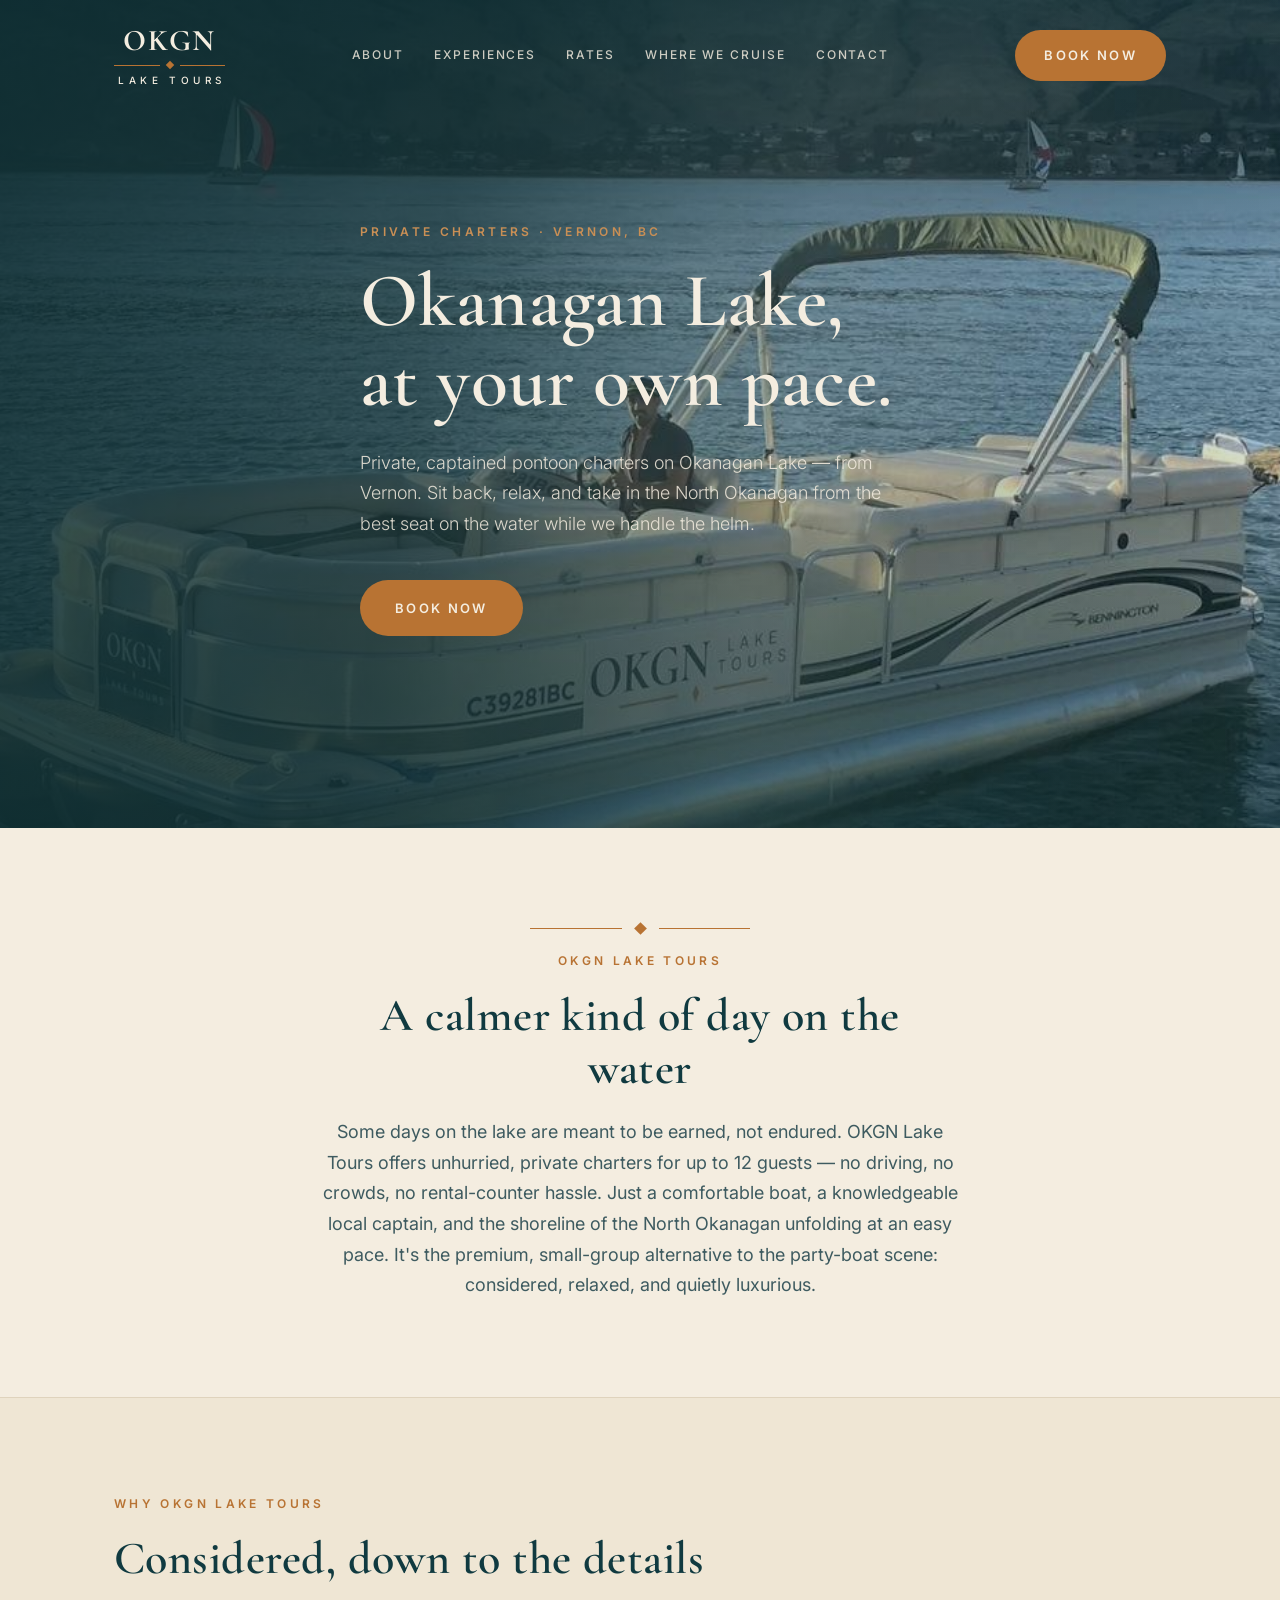
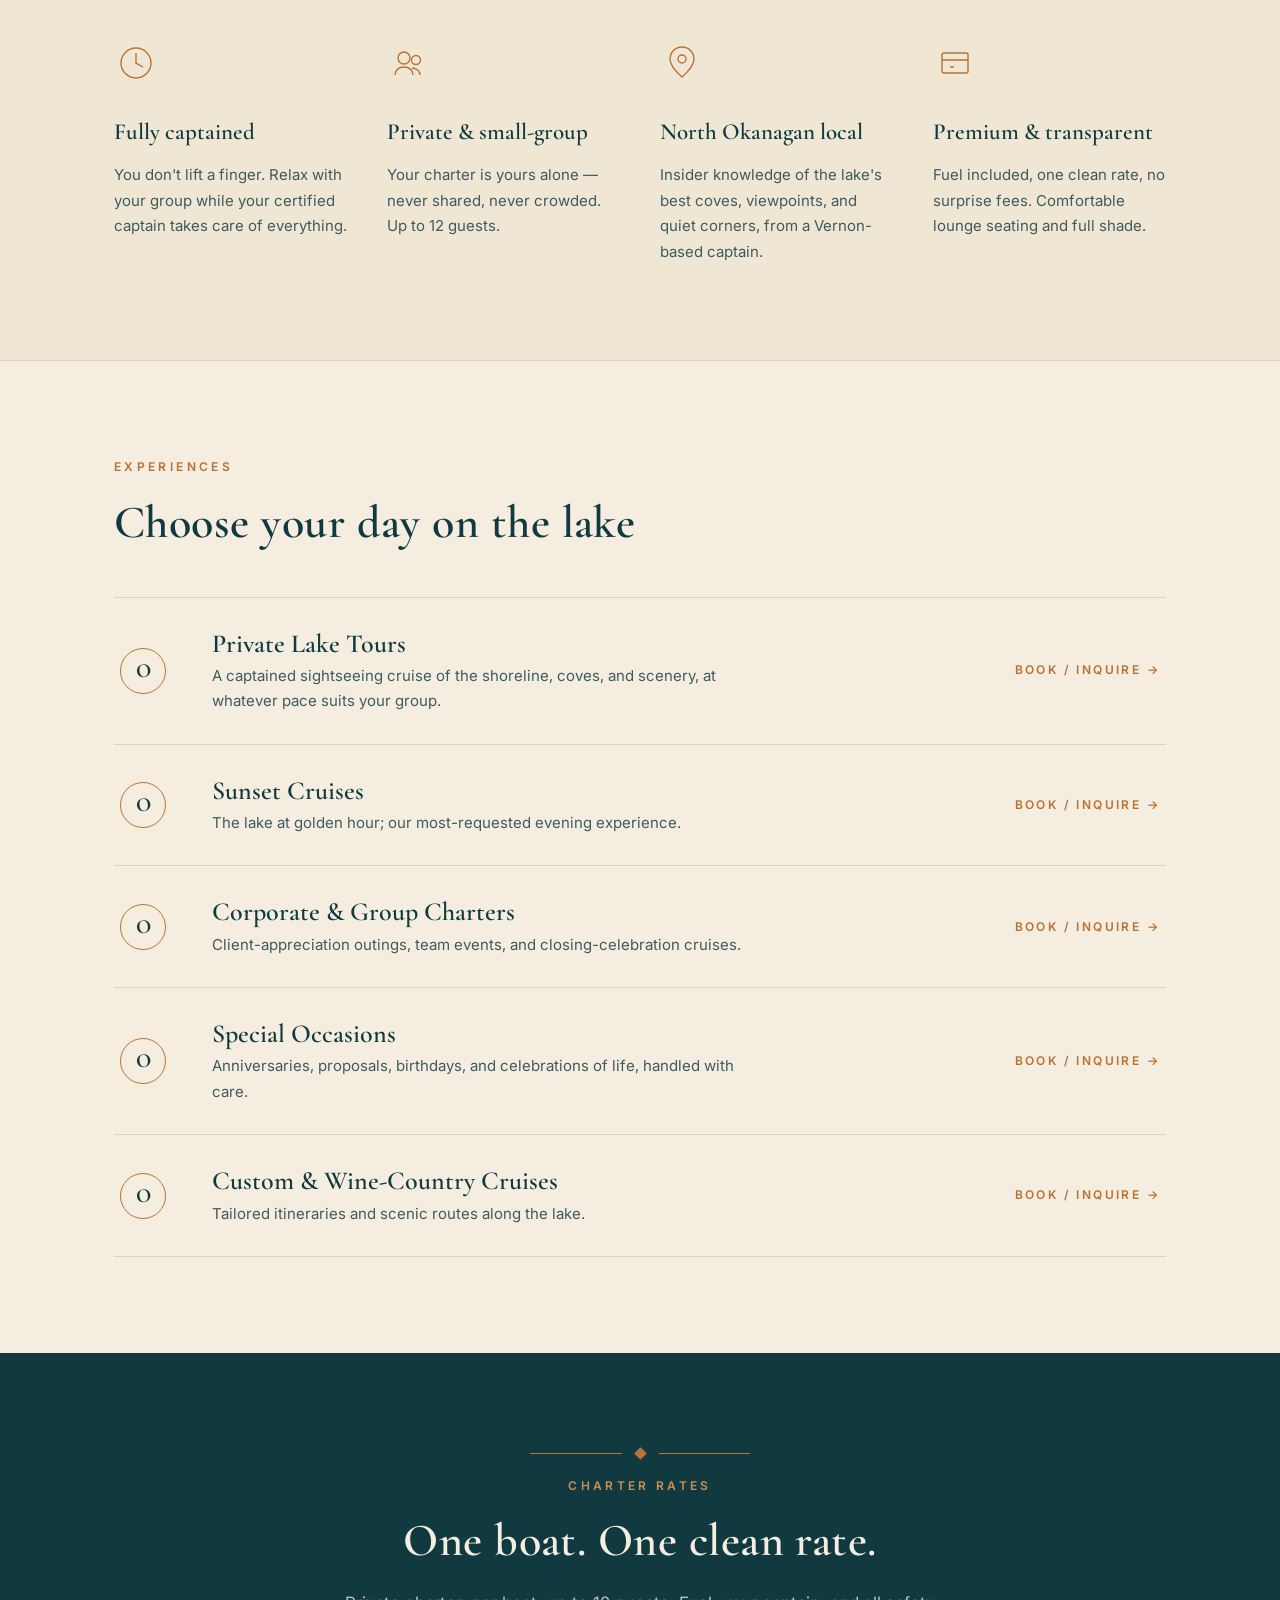
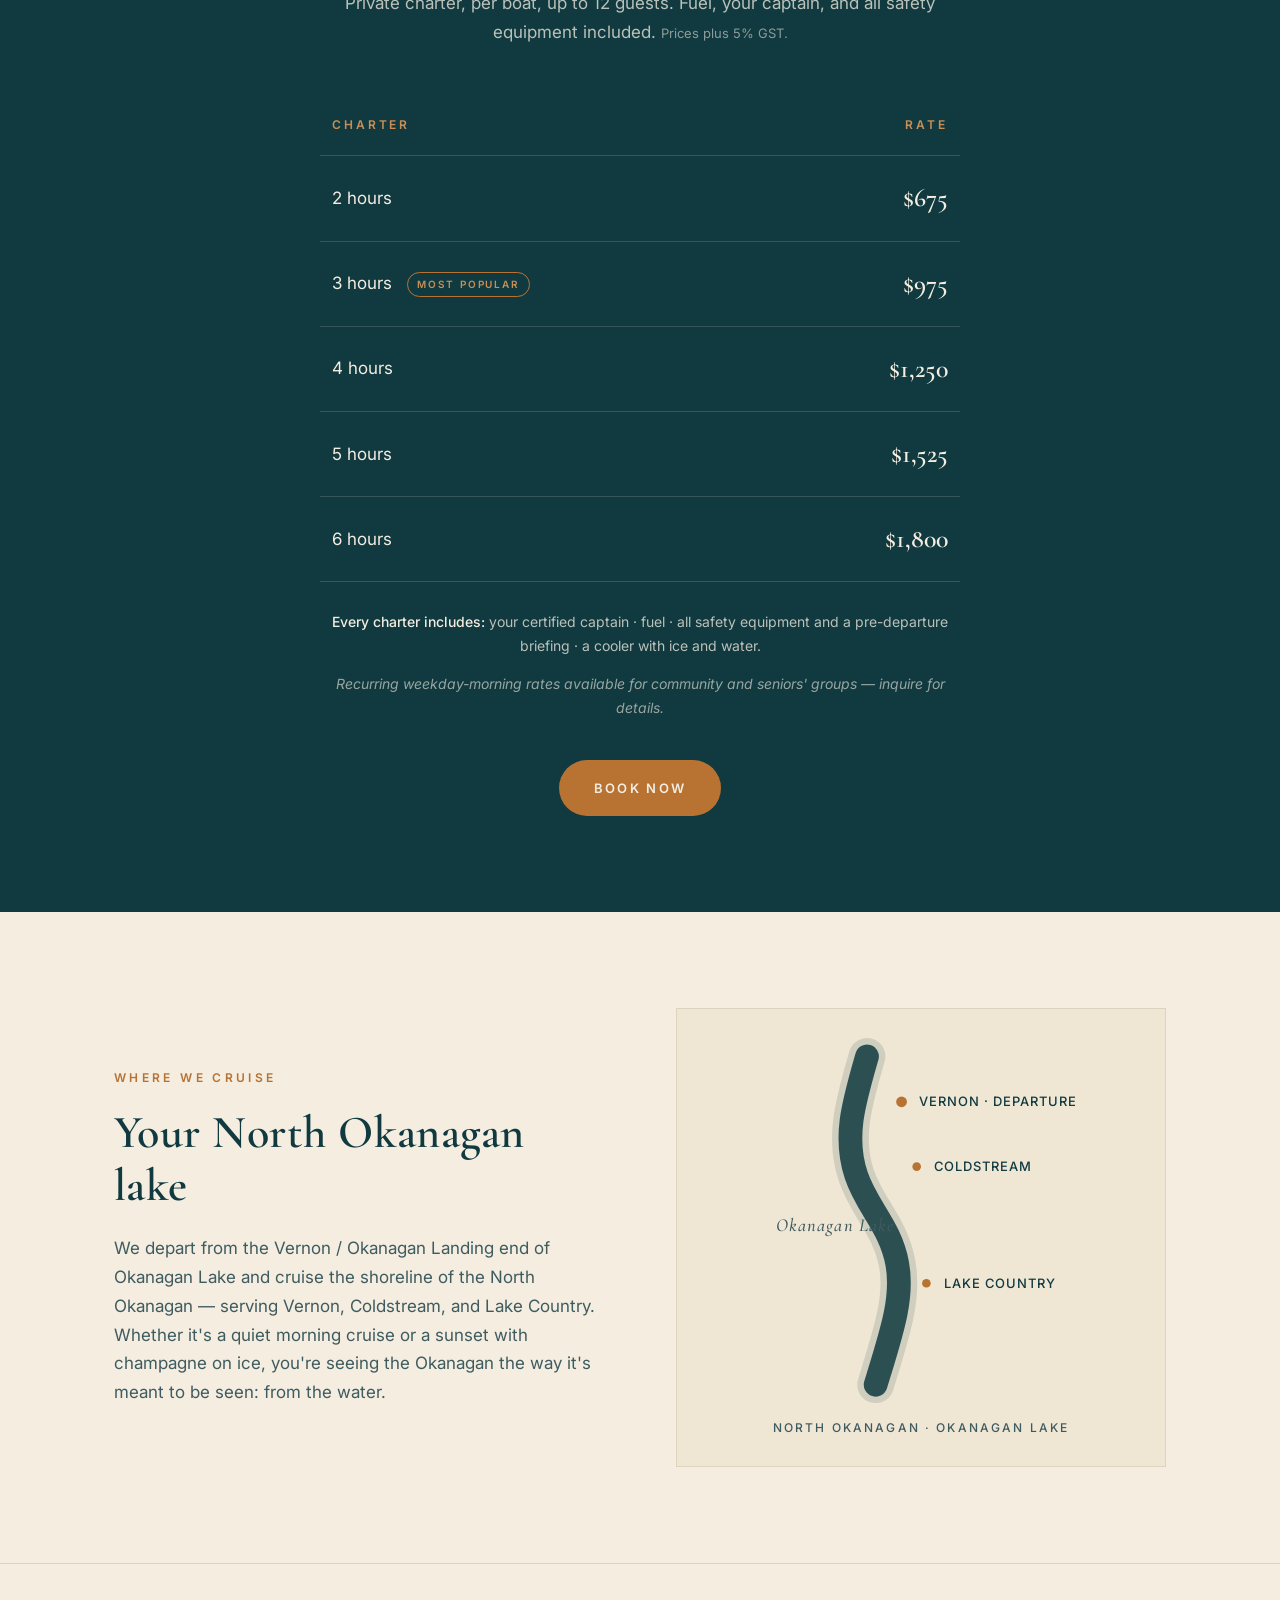
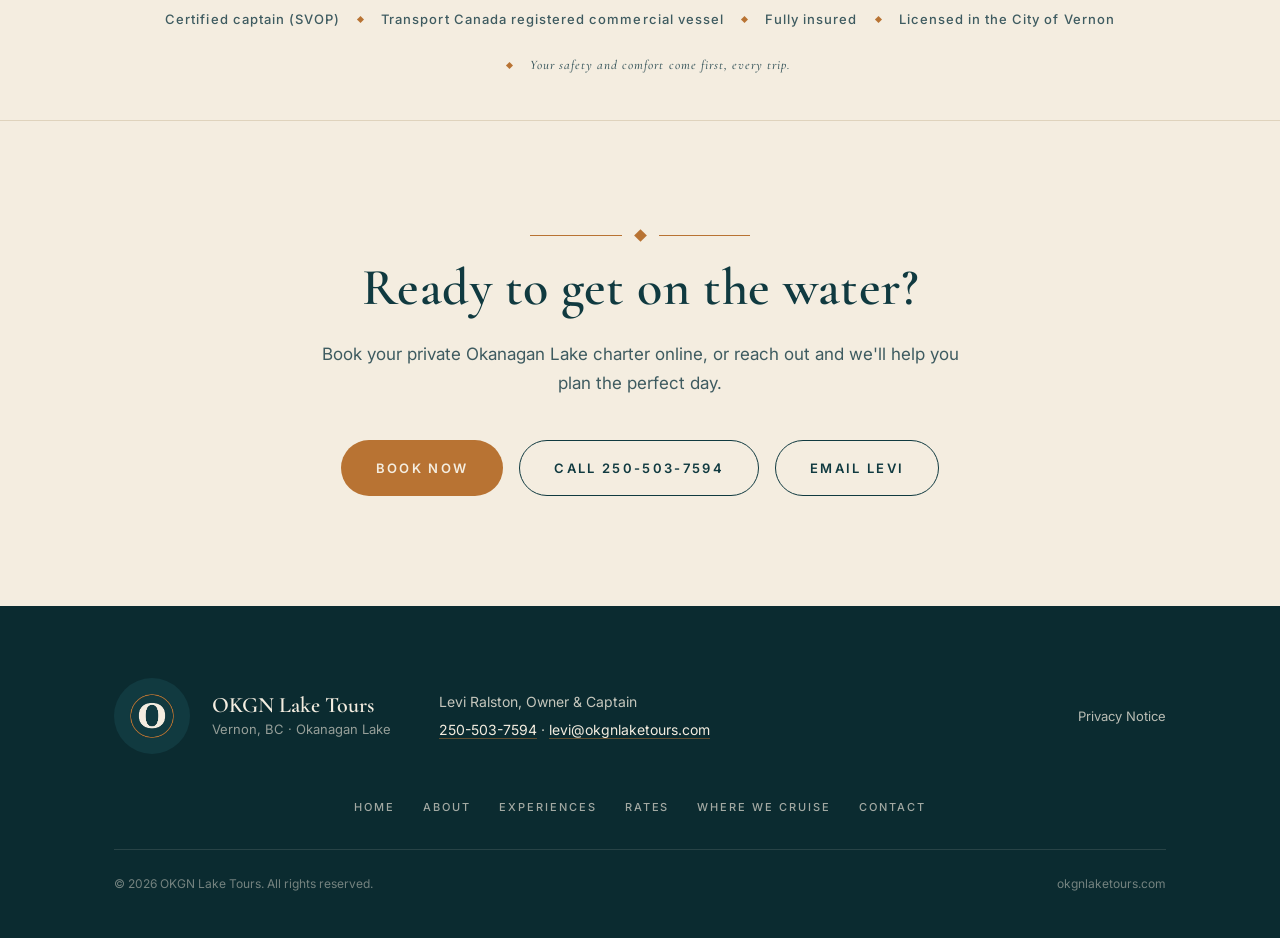
<file: index.html>
<!DOCTYPE html>
<html lang="en">
<head>
<meta charset="UTF-8">
<meta name="viewport" content="width=device-width, initial-scale=1.0">
<title>OKGN Lake Tours — Private Okanagan Lake Charters · Vernon, BC</title>
<meta name="description" content="Private, captained pontoon charters on Okanagan Lake from Vernon, BC. Sunset cruises, private tours, and group charters for up to 12 guests.">
<link rel="preconnect" href="https://fonts.googleapis.com">
<link rel="preconnect" href="https://fonts.gstatic.com" crossorigin>
<link href="https://fonts.googleapis.com/css2?family=Cormorant+Garamond:ital,wght@0,400;0,500;0,600;0,700;1,500&amp;family=Inter:wght@300;400;500;600&amp;display=swap" rel="stylesheet">
<link rel="icon" type="image/png" href="favicon.png">
<link rel="apple-touch-icon" href="apple-touch-icon.png">
<meta name="theme-color" content="#103A40">
<!-- DESIGNER NOTE: og:url / og:image use the production domain — confirm paths at launch -->
<meta property="og:type" content="website">
<meta property="og:site_name" content="OKGN Lake Tours">
<meta property="og:title" content="OKGN Lake Tours">
<meta property="og:description" content="Private, captained pontoon charters on Okanagan Lake from Vernon, BC. Sunset cruises, private tours, and group charters for up to 12 guests.">
<meta property="og:url" content="https://okgnlaketours.com/index.html">
<meta property="og:image" content="https://okgnlaketours.com/og-image.jpg">
<meta property="og:image:width" content="1200">
<meta property="og:image:height" content="630">
<meta name="twitter:card" content="summary_large_image">
<link rel="preload" as="image" href="okgn-charter-hero.jpg">
<link rel="stylesheet" href="styles.css">
</head>
<body>
<a class="skip" href="#main">Skip to content</a>
<header id="site-header">
  <div class="wrap nav">
    <a class="wordmark" href="index.html" aria-label="OKGN Lake Tours — home">
      <span class="wm-top">OKGN</span>
      <span class="wm-rule"><span class="dia"></span></span>
      <span class="wm-sub">LAKE&nbsp;TOURS</span>
    </a>
    <nav class="nav-links" aria-label="Main navigation">
      <a href="about.html">About</a>
      <a href="experiences.html">Experiences</a>
      <a href="rates.html">Rates</a>
      <a href="where-we-cruise.html">Where We Cruise</a>
      <a href="contact.html">Contact</a>
    </nav>
    <div>
      <a class="btn btn-copper" href="contact.html">Book Now</a>
    </div>
    <button class="nav-toggle" aria-expanded="false" aria-controls="mobile-menu" aria-label="Open menu">
      <span></span><span></span><span></span>
    </button>
  </div>
</header>
<nav class="mobile-menu" id="mobile-menu" aria-label="Mobile navigation">
    <a href="index.html">Home</a>
    <a href="about.html">About</a>
    <a href="experiences.html">Experiences</a>
    <a href="rates.html">Rates</a>
    <a href="where-we-cruise.html">Where We Cruise</a>
    <a href="contact.html">Contact</a>
    <a class="btn btn-copper" href="contact.html">Book Now</a>
</nav>
<main id="main">
<!-- 1 · HERO -->
<section class="hero" id="top">
  <div class="wrap hero-inner">
    <div class="eyebrow">Private Charters · Vernon, BC</div>
    <h1>Okanagan Lake,<br>at your own pace.</h1>
    <p>Private, captained pontoon charters on Okanagan Lake — from Vernon. Sit back, relax, and take in the North Okanagan from the best seat on the water while we handle the helm.</p>
    <div class="hero-cta">
      <a class="btn btn-copper" href="contact.html">Book Now</a>
    </div>
  </div>
</section>

<!-- 2 · INTRO -->
<section class="intro">
  <div class="wrap">
    <div class="divider"><span class="dia"></span></div>
    <div class="eyebrow">OKGN Lake Tours</div>
    <h2>A calmer kind of day on the water</h2>
    <p class="lede">Some days on the lake are meant to be earned, not endured. OKGN Lake Tours offers unhurried, private charters for up to 12 guests — no driving, no crowds, no rental-counter hassle. Just a comfortable boat, a knowledgeable local captain, and the shoreline of the North Okanagan unfolding at an easy pace. It's the premium, small-group alternative to the party-boat scene: considered, relaxed, and quietly luxurious.</p>
  </div>
</section>

<!-- 3 · WHY -->
<section class="why">
  <div class="wrap">
    <div class="eyebrow">Why OKGN Lake Tours</div>
    <h2>Considered, down to the details</h2>
    <div class="grid-4">
      <div class="feat">
        <svg class="ico" viewBox="0 0 44 44" fill="none" stroke="currentColor" stroke-width="1.4" aria-hidden="true"><circle cx="22" cy="22" r="15"/><path d="M22 12v10l7 4"/></svg>
        <h3>Fully captained</h3>
        <p>You don't lift a finger. Relax with your group while your certified captain takes care of everything.</p>
      </div>
      <div class="feat">
        <svg class="ico" viewBox="0 0 44 44" fill="none" stroke="currentColor" stroke-width="1.4" aria-hidden="true"><circle cx="17" cy="17" r="6"/><circle cx="29" cy="19" r="4.5"/><path d="M8 34c0-5 4-8 9-8s9 3 9 8M25 27c4 0 8 2.5 8 7"/></svg>
        <h3>Private &amp; small-group</h3>
        <p>Your charter is yours alone — never shared, never crowded. Up to 12 guests.</p>
      </div>
      <div class="feat">
        <svg class="ico" viewBox="0 0 44 44" fill="none" stroke="currentColor" stroke-width="1.4" aria-hidden="true"><path d="M22 36c8-7 12-12.5 12-18a12 12 0 1 0-24 0c0 5.5 4 11 12 18Z"/><circle cx="22" cy="18" r="4"/></svg>
        <h3>North Okanagan local</h3>
        <p>Insider knowledge of the lake's best coves, viewpoints, and quiet corners, from a Vernon-based captain.</p>
      </div>
      <div class="feat">
        <svg class="ico" viewBox="0 0 44 44" fill="none" stroke="currentColor" stroke-width="1.4" aria-hidden="true"><rect x="9" y="12" width="26" height="20" rx="2"/><path d="M9 19h26M17 26h4"/></svg>
        <h3>Premium &amp; transparent</h3>
        <p>Fuel included, one clean rate, no surprise fees. Comfortable lounge seating and full shade.</p>
      </div>
    </div>

  </div>
</section>

<!-- 4 · EXPERIENCES -->
<section class="experiences">
  <div class="wrap">
    <div class="eyebrow">Experiences</div>
    <h2>Choose your day on the lake</h2>
    <div class="exp-list">
      <a class="exp" href="experiences.html#private-tours">
        <span class="exp-o" aria-hidden="true">O</span>
        <span>
          <h3>Private Lake Tours</h3>
          <p>A captained sightseeing cruise of the shoreline, coves, and scenery, at whatever pace suits your group.</p>
        </span>
        <span class="exp-go">Book / Inquire →</span>
      </a>
      <a class="exp" href="experiences.html#sunset">
        <span class="exp-o" aria-hidden="true">O</span>
        <span>
          <h3>Sunset Cruises</h3>
          <p>The lake at golden hour; our most-requested evening experience.</p>
        </span>
        <span class="exp-go">Book / Inquire →</span>
      </a>
      <a class="exp" href="experiences.html#corporate">
        <span class="exp-o" aria-hidden="true">O</span>
        <span>
          <h3>Corporate &amp; Group Charters</h3>
          <p>Client-appreciation outings, team events, and closing-celebration cruises.</p>
        </span>
        <span class="exp-go">Book / Inquire →</span>
      </a>
      <a class="exp" href="experiences.html#occasions">
        <span class="exp-o" aria-hidden="true">O</span>
        <span>
          <h3>Special Occasions</h3>
          <p>Anniversaries, proposals, birthdays, and celebrations of life, handled with care.</p>
        </span>
        <span class="exp-go">Book / Inquire →</span>
      </a>
      <a class="exp" href="experiences.html#custom">
        <span class="exp-o" aria-hidden="true">O</span>
        <span>
          <h3>Custom &amp; Wine-Country Cruises</h3>
          <p>Tailored itineraries and scenic routes along the lake.</p>
        </span>
        <span class="exp-go">Book / Inquire →</span>
      </a>
    </div>
  </div>
</section>

<!-- 5 · PRICING -->
<section class="pricing" id="pricing">
  <div class="wrap">
    <div class="pricing-head">
      <div class="divider"><span class="dia"></span></div>
      <div class="eyebrow">Charter Rates</div>
      <h2>One boat. One clean rate.</h2>
      <p class="lede">Private charter, per boat, up to 12 guests. Fuel, your captain, and all safety equipment included. <span class="gst">Prices plus 5% GST.</span></p>
    </div>
    <table class="rates">
      <thead>
        <tr><th scope="col">Charter</th><th scope="col">Rate</th></tr>
      </thead>
      <tbody>
        <tr><td>2 hours</td><td class="rate">$675</td></tr>
        <tr><td>3 hours <span class="pop">Most popular</span></td><td class="rate">$975</td></tr>
        <tr><td>4 hours</td><td class="rate">$1,250</td></tr>
        <tr><td>5 hours</td><td class="rate">$1,525</td></tr>
        <tr><td>6 hours</td><td class="rate">$1,800</td></tr>
      </tbody>
    </table>
    <p class="includes"><strong>Every charter includes:</strong> your certified captain · fuel · all safety equipment and a pre-departure briefing · a cooler with ice and water.</p>
    <p class="community">Recurring weekday-morning rates available for community and seniors' groups — inquire for details.</p>

    <div class="pricing-cta"><a class="btn btn-copper" href="contact.html">Book Now</a></div>
  </div>
</section>

<!-- 6 · WHERE WE CRUISE -->
<section class="where">
  <div class="wrap">
    <div>
      <div class="eyebrow">Where We Cruise</div>
      <h2>Your North Okanagan lake</h2>
      <p class="lede">We depart from the Vernon / Okanagan Landing end of Okanagan Lake and cruise the shoreline of the North Okanagan — serving Vernon, Coldstream, and Lake Country. Whether it's a quiet morning cruise or a sunset with champagne on ice, you're seeing the Okanagan the way it's meant to be seen: from the water.</p>
    </div>
    <div class="lakemap" aria-label="Simple map of the north end of Okanagan Lake">
      <svg viewBox="0 0 400 340" role="img" aria-hidden="true">
        <path d="M150 18 C138 60 128 92 140 128 C150 158 172 176 178 210 C184 242 172 276 158 322"
              fill="none" stroke="#103A40" stroke-width="34" stroke-linecap="round" opacity=".14"/>
        <path d="M150 18 C138 60 128 92 140 128 C150 158 172 176 178 210 C184 242 172 276 158 322"
              fill="none" stroke="#103A40" stroke-width="22" stroke-linecap="round" opacity=".85"/>
        <g font-family="Inter, sans-serif" font-size="12" fill="#103A40" font-weight="500" letter-spacing=".08em">
          <circle cx="182" cy="60" r="5" fill="#B87333"/>
          <text x="198" y="64">VERNON · DEPARTURE</text>
          <circle cx="196" cy="120" r="4" fill="#B87333"/>
          <text x="212" y="124">COLDSTREAM</text>
          <circle cx="205" cy="228" r="4" fill="#B87333"/>
          <text x="221" y="232">LAKE COUNTRY</text>
          <text x="66" y="180" fill="#3E5B60" font-style="italic" font-family="Cormorant Garamond, serif" font-size="17">Okanagan Lake</text>
        </g>
      </svg>
      <div class="map-cap">North Okanagan · Okanagan Lake</div>
    </div>

  </div>
</section>

<!-- 7 · TRUST -->
<div class="trust">
  <div class="wrap">
    <ul>
      <li>Certified captain (SVOP)</li>
      <li>Transport Canada registered commercial vessel</li>
      <li>Fully insured</li>
      <li>Licensed in the City of Vernon</li>
      <li class="trust-line">Your safety and comfort come first, every trip.</li>
    </ul>
  </div>
</div>

<!-- 8 · BOOKING / CONTACT -->
<section class="cta">
  <div class="wrap">
    <div class="divider"><span class="dia"></span></div>
    <h2>Ready to get on the water?</h2>
    <p class="lede">Book your private Okanagan Lake charter online, or reach out and we'll help you plan the perfect day.</p>
    <div class="cta-btns">
      <a class="btn btn-copper" href="contact.html">Book Now</a>
      <a class="btn btn-outline-teal" href="tel:+12505037594">Call 250-503-7594</a>
      <a class="btn btn-outline-teal" href="mailto:levi@okgnlaketours.com">Email Levi</a>
    </div>
  </div>
</section>
</main>
<footer>
  <div class="wrap">
    <div class="foot">
      <div class="foot-brand">
        <img src="submark_teal.jpg" alt="OKGN Lake Tours O sub-mark" width="76" height="76">
        <div>
          <div class="fb-name">OKGN Lake Tours</div>
          <div class="fb-loc">Vernon, BC · Okanagan Lake</div>
        </div>
      </div>
      <div class="foot-mid">
        Levi Ralston, Owner &amp; Captain<br>
        <a href="tel:+12505037594">250-503-7594</a> · <a href="mailto:levi@okgnlaketours.com">levi@okgnlaketours.com</a>
      </div>
      <div class="foot-right">
        <!-- DESIGNER NOTE: social links hidden until the accounts exist — restore when ready:
        <div class="foot-social"><a href="INSTAGRAM_URL">Instagram</a> · <a href="FACEBOOK_URL">Facebook</a></div> -->
        <a href="privacy.html">Privacy Notice</a>
      </div>
    </div>
    <div class="foot-nav">
      <a href="index.html">Home</a>
      <a href="about.html">About</a>
      <a href="experiences.html">Experiences</a>
      <a href="rates.html">Rates</a>
      <a href="where-we-cruise.html">Where We Cruise</a>
      <a href="contact.html">Contact</a>
    </div>
    <div class="foot-base">
      <span>© 2026 OKGN Lake Tours. All rights reserved.</span>
      <span>okgnlaketours.com</span>
    </div>
  </div>
</footer>

<script>
(function(){
  var header=document.getElementById('site-header'),
      toggle=document.querySelector('.nav-toggle'),
      menu=document.getElementById('mobile-menu');
  function onScroll(){header.classList.toggle('scrolled',window.scrollY>40);}
  window.addEventListener('scroll',onScroll,{passive:true});
  onScroll();
  toggle.addEventListener('click',function(){
    var open=menu.classList.toggle('open');
    toggle.setAttribute('aria-expanded',open);
    toggle.setAttribute('aria-label',open?'Close menu':'Open menu');
    document.body.classList.toggle('menu-open',open);
  });
  menu.addEventListener('click',function(e){
    if(e.target.tagName==='A'){
      menu.classList.remove('open');
      toggle.setAttribute('aria-expanded','false');
      document.body.classList.remove('menu-open');
    }
  });
  document.addEventListener('keydown',function(e){
    if(e.key==='Escape'&&menu.classList.contains('open')) toggle.click();
  });
})();
</script>
</body>
</html>
</file>
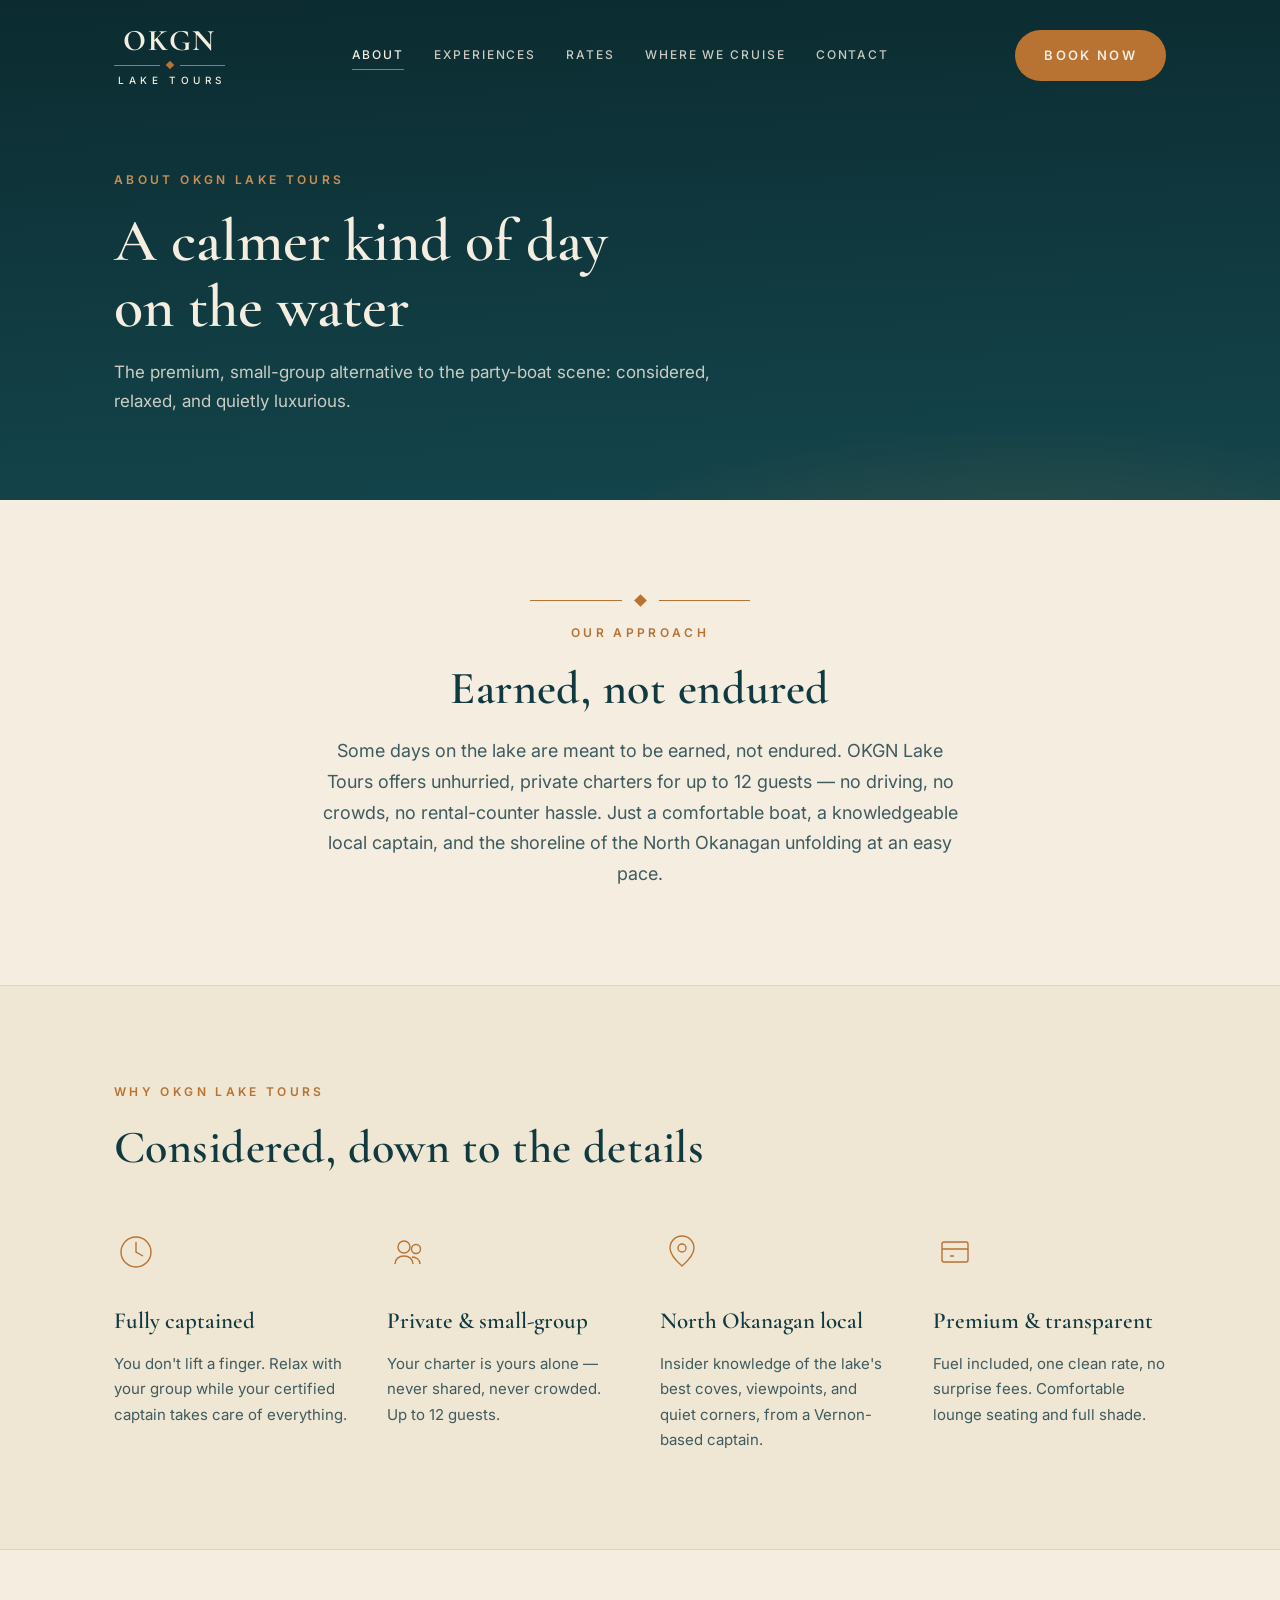
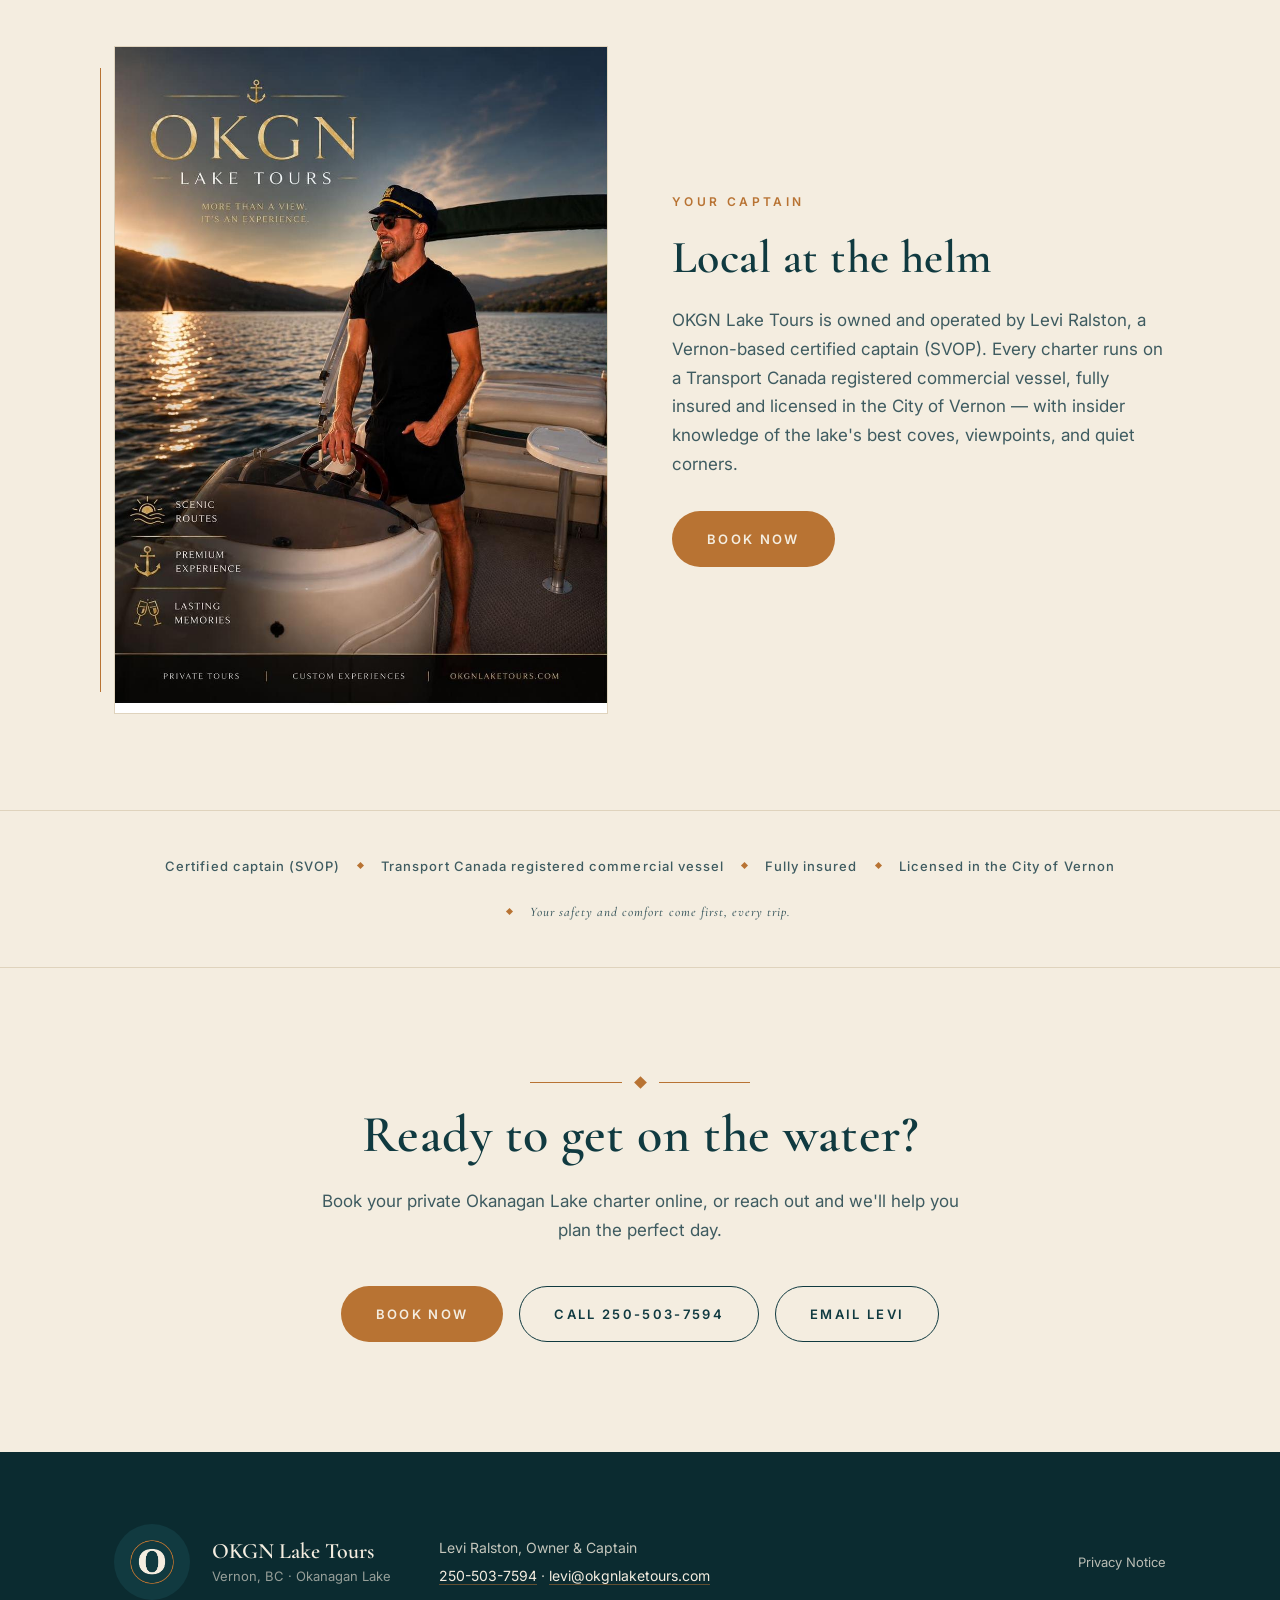
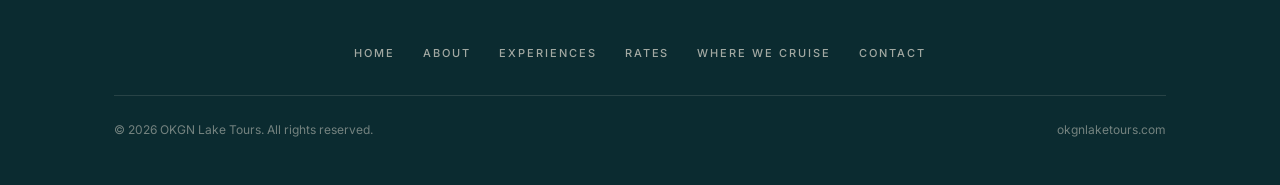
<file: about.html>
<!DOCTYPE html>
<html lang="en">
<head>
<meta charset="UTF-8">
<meta name="viewport" content="width=device-width, initial-scale=1.0">
<title>About — OKGN Lake Tours · Private Okanagan Lake Charters</title>
<meta name="description" content="OKGN Lake Tours is the premium, small-group alternative on Okanagan Lake — private, captained charters from Vernon, BC.">
<link rel="preconnect" href="https://fonts.googleapis.com">
<link rel="preconnect" href="https://fonts.gstatic.com" crossorigin>
<link href="https://fonts.googleapis.com/css2?family=Cormorant+Garamond:ital,wght@0,400;0,500;0,600;0,700;1,500&amp;family=Inter:wght@300;400;500;600&amp;display=swap" rel="stylesheet">
<link rel="icon" type="image/png" href="favicon.png">
<link rel="apple-touch-icon" href="apple-touch-icon.png">
<meta name="theme-color" content="#103A40">
<!-- DESIGNER NOTE: og:url / og:image use the production domain — confirm paths at launch -->
<meta property="og:type" content="website">
<meta property="og:site_name" content="OKGN Lake Tours">
<meta property="og:title" content="About">
<meta property="og:description" content="OKGN Lake Tours is the premium, small-group alternative on Okanagan Lake — private, captained charters from Vernon, BC.">
<meta property="og:url" content="https://okgnlaketours.com/about.html">
<meta property="og:image" content="https://okgnlaketours.com/og-image.jpg">
<meta property="og:image:width" content="1200">
<meta property="og:image:height" content="630">
<meta name="twitter:card" content="summary_large_image">
<link rel="stylesheet" href="styles.css">
</head>
<body>
<a class="skip" href="#main">Skip to content</a>
<header id="site-header">
  <div class="wrap nav">
    <a class="wordmark" href="index.html" aria-label="OKGN Lake Tours — home">
      <span class="wm-top">OKGN</span>
      <span class="wm-rule"><span class="dia"></span></span>
      <span class="wm-sub">LAKE&nbsp;TOURS</span>
    </a>
    <nav class="nav-links" aria-label="Main navigation">
      <a href="about.html" aria-current="page">About</a>
      <a href="experiences.html">Experiences</a>
      <a href="rates.html">Rates</a>
      <a href="where-we-cruise.html">Where We Cruise</a>
      <a href="contact.html">Contact</a>
    </nav>
    <div>
      <a class="btn btn-copper" href="contact.html">Book Now</a>
    </div>
    <button class="nav-toggle" aria-expanded="false" aria-controls="mobile-menu" aria-label="Open menu">
      <span></span><span></span><span></span>
    </button>
  </div>
</header>
<nav class="mobile-menu" id="mobile-menu" aria-label="Mobile navigation">
    <a href="index.html">Home</a>
    <a href="about.html" aria-current="page">About</a>
    <a href="experiences.html">Experiences</a>
    <a href="rates.html">Rates</a>
    <a href="where-we-cruise.html">Where We Cruise</a>
    <a href="contact.html">Contact</a>
    <a class="btn btn-copper" href="contact.html">Book Now</a>
</nav>
<main id="main">
<section class="page-hero">
  <div class="wrap">
    <div class="eyebrow">About OKGN Lake Tours</div>
    <h1>A calmer kind of day<br>on the water</h1>
    <p class="lede">The premium, small-group alternative to the party-boat scene: considered, relaxed, and quietly luxurious.</p>
  </div>
</section>

<section class="intro">
  <div class="wrap">
    <div class="divider"><span class="dia"></span></div>
    <div class="eyebrow">Our Approach</div>
    <h2>Earned, not endured</h2>
    <p class="lede">Some days on the lake are meant to be earned, not endured. OKGN Lake Tours offers unhurried, private charters for up to 12 guests — no driving, no crowds, no rental-counter hassle. Just a comfortable boat, a knowledgeable local captain, and the shoreline of the North Okanagan unfolding at an easy pace.</p>
  </div>
</section>

<section class="why">
  <div class="wrap">
    <div class="eyebrow">Why OKGN Lake Tours</div>
    <h2>Considered, down to the details</h2>
    <div class="grid-4">
      <div class="feat">
        <svg class="ico" viewBox="0 0 44 44" fill="none" stroke="currentColor" stroke-width="1.4" aria-hidden="true"><circle cx="22" cy="22" r="15"/><path d="M22 12v10l7 4"/></svg>
        <h3>Fully captained</h3>
        <p>You don't lift a finger. Relax with your group while your certified captain takes care of everything.</p>
      </div>
      <div class="feat">
        <svg class="ico" viewBox="0 0 44 44" fill="none" stroke="currentColor" stroke-width="1.4" aria-hidden="true"><circle cx="17" cy="17" r="6"/><circle cx="29" cy="19" r="4.5"/><path d="M8 34c0-5 4-8 9-8s9 3 9 8M25 27c4 0 8 2.5 8 7"/></svg>
        <h3>Private &amp; small-group</h3>
        <p>Your charter is yours alone — never shared, never crowded. Up to 12 guests.</p>
      </div>
      <div class="feat">
        <svg class="ico" viewBox="0 0 44 44" fill="none" stroke="currentColor" stroke-width="1.4" aria-hidden="true"><path d="M22 36c8-7 12-12.5 12-18a12 12 0 1 0-24 0c0 5.5 4 11 12 18Z"/><circle cx="22" cy="18" r="4"/></svg>
        <h3>North Okanagan local</h3>
        <p>Insider knowledge of the lake's best coves, viewpoints, and quiet corners, from a Vernon-based captain.</p>
      </div>
      <div class="feat">
        <svg class="ico" viewBox="0 0 44 44" fill="none" stroke="currentColor" stroke-width="1.4" aria-hidden="true"><rect x="9" y="12" width="26" height="20" rx="2"/><path d="M9 19h26M17 26h4"/></svg>
        <h3>Premium &amp; transparent</h3>
        <p>Fuel included, one clean rate, no surprise fees. Comfortable lounge seating and full shade.</p>
      </div>
    </div>

  </div>
</section>

<section class="captain">
  <div class="wrap">
    <figure class="captain-photo">
      <img src="okgn-captain.jpg" alt="Levi Ralston at the helm of the OKGN Lake Tours pontoon at golden hour on Okanagan Lake" width="952" height="1288" loading="lazy">
    </figure>
    <div class="captain-body">
      <div class="eyebrow">Your Captain</div>
      <h2>Local at the helm</h2>
      <p class="lede">OKGN Lake Tours is owned and operated by Levi Ralston, a Vernon-based certified captain (SVOP). Every charter runs on a Transport Canada registered commercial vessel, fully insured and licensed in the City of Vernon — with insider knowledge of the lake's best coves, viewpoints, and quiet corners.</p>
      <div class="captain-cta">
        <a class="btn btn-copper" href="contact.html">Book Now</a>
      </div>
    </div>
  </div>
</section>

<div class="trust">
  <div class="wrap">
    <ul>
      <li>Certified captain (SVOP)</li>
      <li>Transport Canada registered commercial vessel</li>
      <li>Fully insured</li>
      <li>Licensed in the City of Vernon</li>
      <li class="trust-line">Your safety and comfort come first, every trip.</li>
    </ul>
  </div>
</div>
<section class="cta">
  <div class="wrap">
    <div class="divider"><span class="dia"></span></div>
    <h2>Ready to get on the water?</h2>
    <p class="lede">Book your private Okanagan Lake charter online, or reach out and we'll help you plan the perfect day.</p>
    <div class="cta-btns">
      <a class="btn btn-copper" href="contact.html">Book Now</a>
      <a class="btn btn-outline-teal" href="tel:+12505037594">Call 250-503-7594</a>
      <a class="btn btn-outline-teal" href="mailto:levi@okgnlaketours.com">Email Levi</a>
    </div>
  </div>
</section>
</main>
<footer>
  <div class="wrap">
    <div class="foot">
      <div class="foot-brand">
        <img src="submark_teal.jpg" alt="OKGN Lake Tours O sub-mark" width="76" height="76">
        <div>
          <div class="fb-name">OKGN Lake Tours</div>
          <div class="fb-loc">Vernon, BC · Okanagan Lake</div>
        </div>
      </div>
      <div class="foot-mid">
        Levi Ralston, Owner &amp; Captain<br>
        <a href="tel:+12505037594">250-503-7594</a> · <a href="mailto:levi@okgnlaketours.com">levi@okgnlaketours.com</a>
      </div>
      <div class="foot-right">
        <!-- DESIGNER NOTE: social links hidden until the accounts exist — restore when ready:
        <div class="foot-social"><a href="INSTAGRAM_URL">Instagram</a> · <a href="FACEBOOK_URL">Facebook</a></div> -->
        <a href="privacy.html">Privacy Notice</a>
      </div>
    </div>
    <div class="foot-nav">
      <a href="index.html">Home</a>
      <a href="about.html">About</a>
      <a href="experiences.html">Experiences</a>
      <a href="rates.html">Rates</a>
      <a href="where-we-cruise.html">Where We Cruise</a>
      <a href="contact.html">Contact</a>
    </div>
    <div class="foot-base">
      <span>© 2026 OKGN Lake Tours. All rights reserved.</span>
      <span>okgnlaketours.com</span>
    </div>
  </div>
</footer>

<script>
(function(){
  var header=document.getElementById('site-header'),
      toggle=document.querySelector('.nav-toggle'),
      menu=document.getElementById('mobile-menu');
  function onScroll(){header.classList.toggle('scrolled',window.scrollY>40);}
  window.addEventListener('scroll',onScroll,{passive:true});
  onScroll();
  toggle.addEventListener('click',function(){
    var open=menu.classList.toggle('open');
    toggle.setAttribute('aria-expanded',open);
    toggle.setAttribute('aria-label',open?'Close menu':'Open menu');
    document.body.classList.toggle('menu-open',open);
  });
  menu.addEventListener('click',function(e){
    if(e.target.tagName==='A'){
      menu.classList.remove('open');
      toggle.setAttribute('aria-expanded','false');
      document.body.classList.remove('menu-open');
    }
  });
  document.addEventListener('keydown',function(e){
    if(e.key==='Escape'&&menu.classList.contains('open')) toggle.click();
  });
})();
</script>
</body>
</html>
</file>
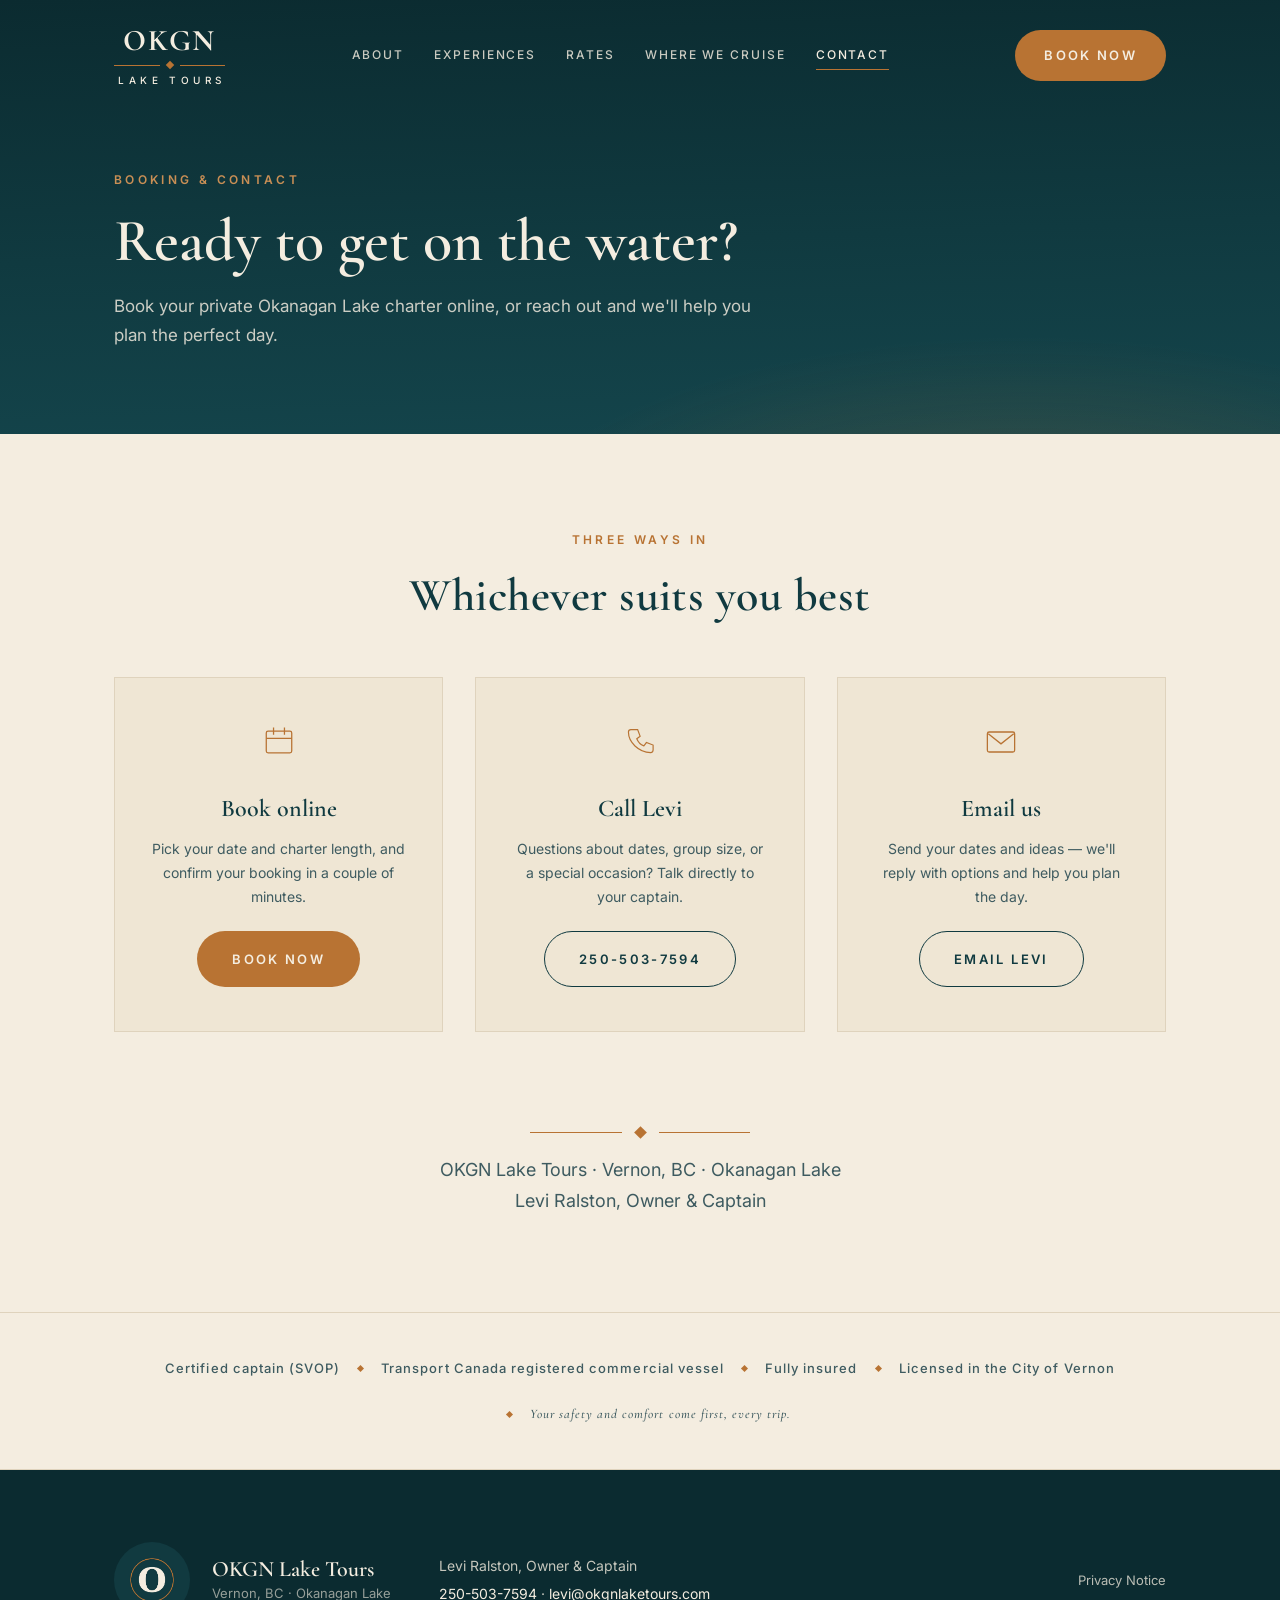
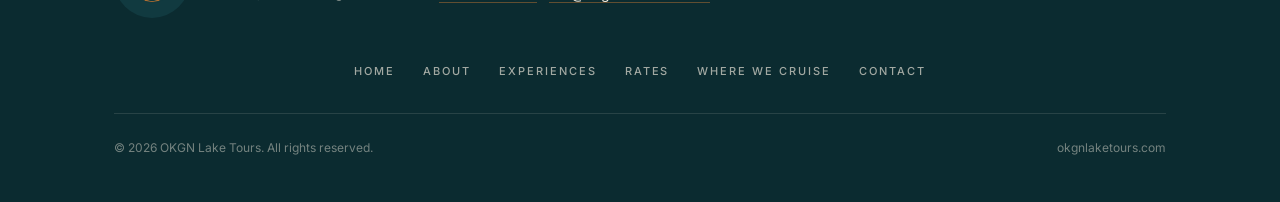
<file: contact.html>
<!DOCTYPE html>
<html lang="en">
<head>
<meta charset="UTF-8">
<meta name="viewport" content="width=device-width, initial-scale=1.0">
<title>Book & Contact — OKGN Lake Tours · Private Okanagan Lake Charters</title>
<meta name="description" content="Book your private Okanagan Lake charter, or call or email and we'll help you plan the perfect day. Vernon, BC.">
<link rel="preconnect" href="https://fonts.googleapis.com">
<link rel="preconnect" href="https://fonts.gstatic.com" crossorigin>
<link href="https://fonts.googleapis.com/css2?family=Cormorant+Garamond:ital,wght@0,400;0,500;0,600;0,700;1,500&amp;family=Inter:wght@300;400;500;600&amp;display=swap" rel="stylesheet">
<link rel="icon" type="image/png" href="favicon.png">
<link rel="apple-touch-icon" href="apple-touch-icon.png">
<meta name="theme-color" content="#103A40">
<!-- DESIGNER NOTE: og:url / og:image use the production domain — confirm paths at launch -->
<meta property="og:type" content="website">
<meta property="og:site_name" content="OKGN Lake Tours">
<meta property="og:title" content="Book & Contact">
<meta property="og:description" content="Book your private Okanagan Lake charter, or call or email and we'll help you plan the perfect day. Vernon, BC.">
<meta property="og:url" content="https://okgnlaketours.com/contact.html">
<meta property="og:image" content="https://okgnlaketours.com/og-image.jpg">
<meta property="og:image:width" content="1200">
<meta property="og:image:height" content="630">
<meta name="twitter:card" content="summary_large_image">
<link rel="stylesheet" href="styles.css">
</head>
<body>
<a class="skip" href="#main">Skip to content</a>
<header id="site-header">
  <div class="wrap nav">
    <a class="wordmark" href="index.html" aria-label="OKGN Lake Tours — home">
      <span class="wm-top">OKGN</span>
      <span class="wm-rule"><span class="dia"></span></span>
      <span class="wm-sub">LAKE&nbsp;TOURS</span>
    </a>
    <nav class="nav-links" aria-label="Main navigation">
      <a href="about.html">About</a>
      <a href="experiences.html">Experiences</a>
      <a href="rates.html">Rates</a>
      <a href="where-we-cruise.html">Where We Cruise</a>
      <a href="contact.html" aria-current="page">Contact</a>
    </nav>
    <div>
      <a class="btn btn-copper" href="contact.html">Book Now</a>
    </div>
    <button class="nav-toggle" aria-expanded="false" aria-controls="mobile-menu" aria-label="Open menu">
      <span></span><span></span><span></span>
    </button>
  </div>
</header>
<nav class="mobile-menu" id="mobile-menu" aria-label="Mobile navigation">
    <a href="index.html">Home</a>
    <a href="about.html">About</a>
    <a href="experiences.html">Experiences</a>
    <a href="rates.html">Rates</a>
    <a href="where-we-cruise.html">Where We Cruise</a>
    <a href="contact.html" aria-current="page">Contact</a>
    <a class="btn btn-copper" href="contact.html">Book Now</a>
</nav>
<main id="main">
<section class="page-hero">
  <div class="wrap">
    <div class="eyebrow">Booking &amp; Contact</div>
    <h1>Ready to get on the water?</h1>
    <p class="lede">Book your private Okanagan Lake charter online, or reach out and we'll help you plan the perfect day.</p>
  </div>
</section>

<section>
  <div class="wrap">
    <div class="pricing-head" style="text-align:center">
      <div class="eyebrow">Three Ways In</div>
      <h2>Whichever suits you best</h2>
    </div>
    <div class="contact-cards">
      <div class="ccard">
        <svg class="ico" viewBox="0 0 44 44" fill="none" stroke="currentColor" stroke-width="1.4" aria-hidden="true"><rect x="8" y="10" width="28" height="24" rx="2"/><path d="M8 18h28M16 6v8M28 6v8"/></svg>
        <h3>Book online</h3>
        <p>Pick your date and charter length, and confirm your booking in a couple of minutes.</p>
        <!-- DESIGNER NOTE: point this at FareHarbor once the booking link is live -->
        <a class="btn btn-copper" href="mailto:levi@okgnlaketours.com?subject=Booking%20request%20%E2%80%94%20OKGN%20Lake%20Tours">Book Now</a>
      </div>
      <div class="ccard">
        <svg class="ico" viewBox="0 0 44 44" fill="none" stroke="currentColor" stroke-width="1.4" aria-hidden="true"><path d="M14 8h6l3 8-4 3c1.5 4 4.5 7 8.5 8.5l3-4 8 3v6a3 3 0 0 1-3 3C21 35 9 23 9 11a3 3 0 0 1 3-3Z" transform="translate(1 1) scale(.92)"/></svg>
        <h3>Call Levi</h3>
        <p>Questions about dates, group size, or a special occasion? Talk directly to your captain.</p>
        <a class="btn btn-outline-teal" href="tel:+12505037594">250-503-7594</a>
      </div>
      <div class="ccard">
        <svg class="ico" viewBox="0 0 44 44" fill="none" stroke="currentColor" stroke-width="1.4" aria-hidden="true"><rect x="7" y="11" width="30" height="22" rx="2"/><path d="m8 13 14 11 14-11"/></svg>
        <h3>Email us</h3>
        <p>Send your dates and ideas — we'll reply with options and help you plan the day.</p>
        <a class="btn btn-outline-teal" href="mailto:levi@okgnlaketours.com">Email Levi</a>
      </div>
    </div>
  </div>
</section>

<section class="intro" style="padding-top:0">
  <div class="wrap">
    <div class="divider"><span class="dia"></span></div>
    <p class="lede" style="margin:0 auto">OKGN Lake Tours · Vernon, BC · Okanagan Lake<br>Levi Ralston, Owner &amp; Captain</p>
  </div>
</section>
<div class="trust">
  <div class="wrap">
    <ul>
      <li>Certified captain (SVOP)</li>
      <li>Transport Canada registered commercial vessel</li>
      <li>Fully insured</li>
      <li>Licensed in the City of Vernon</li>
      <li class="trust-line">Your safety and comfort come first, every trip.</li>
    </ul>
  </div>
</div>
</main>
<footer>
  <div class="wrap">
    <div class="foot">
      <div class="foot-brand">
        <img src="submark_teal.jpg" alt="OKGN Lake Tours O sub-mark" width="76" height="76">
        <div>
          <div class="fb-name">OKGN Lake Tours</div>
          <div class="fb-loc">Vernon, BC · Okanagan Lake</div>
        </div>
      </div>
      <div class="foot-mid">
        Levi Ralston, Owner &amp; Captain<br>
        <a href="tel:+12505037594">250-503-7594</a> · <a href="mailto:levi@okgnlaketours.com">levi@okgnlaketours.com</a>
      </div>
      <div class="foot-right">
        <!-- DESIGNER NOTE: social links hidden until the accounts exist — restore when ready:
        <div class="foot-social"><a href="INSTAGRAM_URL">Instagram</a> · <a href="FACEBOOK_URL">Facebook</a></div> -->
        <a href="privacy.html">Privacy Notice</a>
      </div>
    </div>
    <div class="foot-nav">
      <a href="index.html">Home</a>
      <a href="about.html">About</a>
      <a href="experiences.html">Experiences</a>
      <a href="rates.html">Rates</a>
      <a href="where-we-cruise.html">Where We Cruise</a>
      <a href="contact.html">Contact</a>
    </div>
    <div class="foot-base">
      <span>© 2026 OKGN Lake Tours. All rights reserved.</span>
      <span>okgnlaketours.com</span>
    </div>
  </div>
</footer>

<script>
(function(){
  var header=document.getElementById('site-header'),
      toggle=document.querySelector('.nav-toggle'),
      menu=document.getElementById('mobile-menu');
  function onScroll(){header.classList.toggle('scrolled',window.scrollY>40);}
  window.addEventListener('scroll',onScroll,{passive:true});
  onScroll();
  toggle.addEventListener('click',function(){
    var open=menu.classList.toggle('open');
    toggle.setAttribute('aria-expanded',open);
    toggle.setAttribute('aria-label',open?'Close menu':'Open menu');
    document.body.classList.toggle('menu-open',open);
  });
  menu.addEventListener('click',function(e){
    if(e.target.tagName==='A'){
      menu.classList.remove('open');
      toggle.setAttribute('aria-expanded','false');
      document.body.classList.remove('menu-open');
    }
  });
  document.addEventListener('keydown',function(e){
    if(e.key==='Escape'&&menu.classList.contains('open')) toggle.click();
  });
})();
</script>
</body>
</html>
</file>
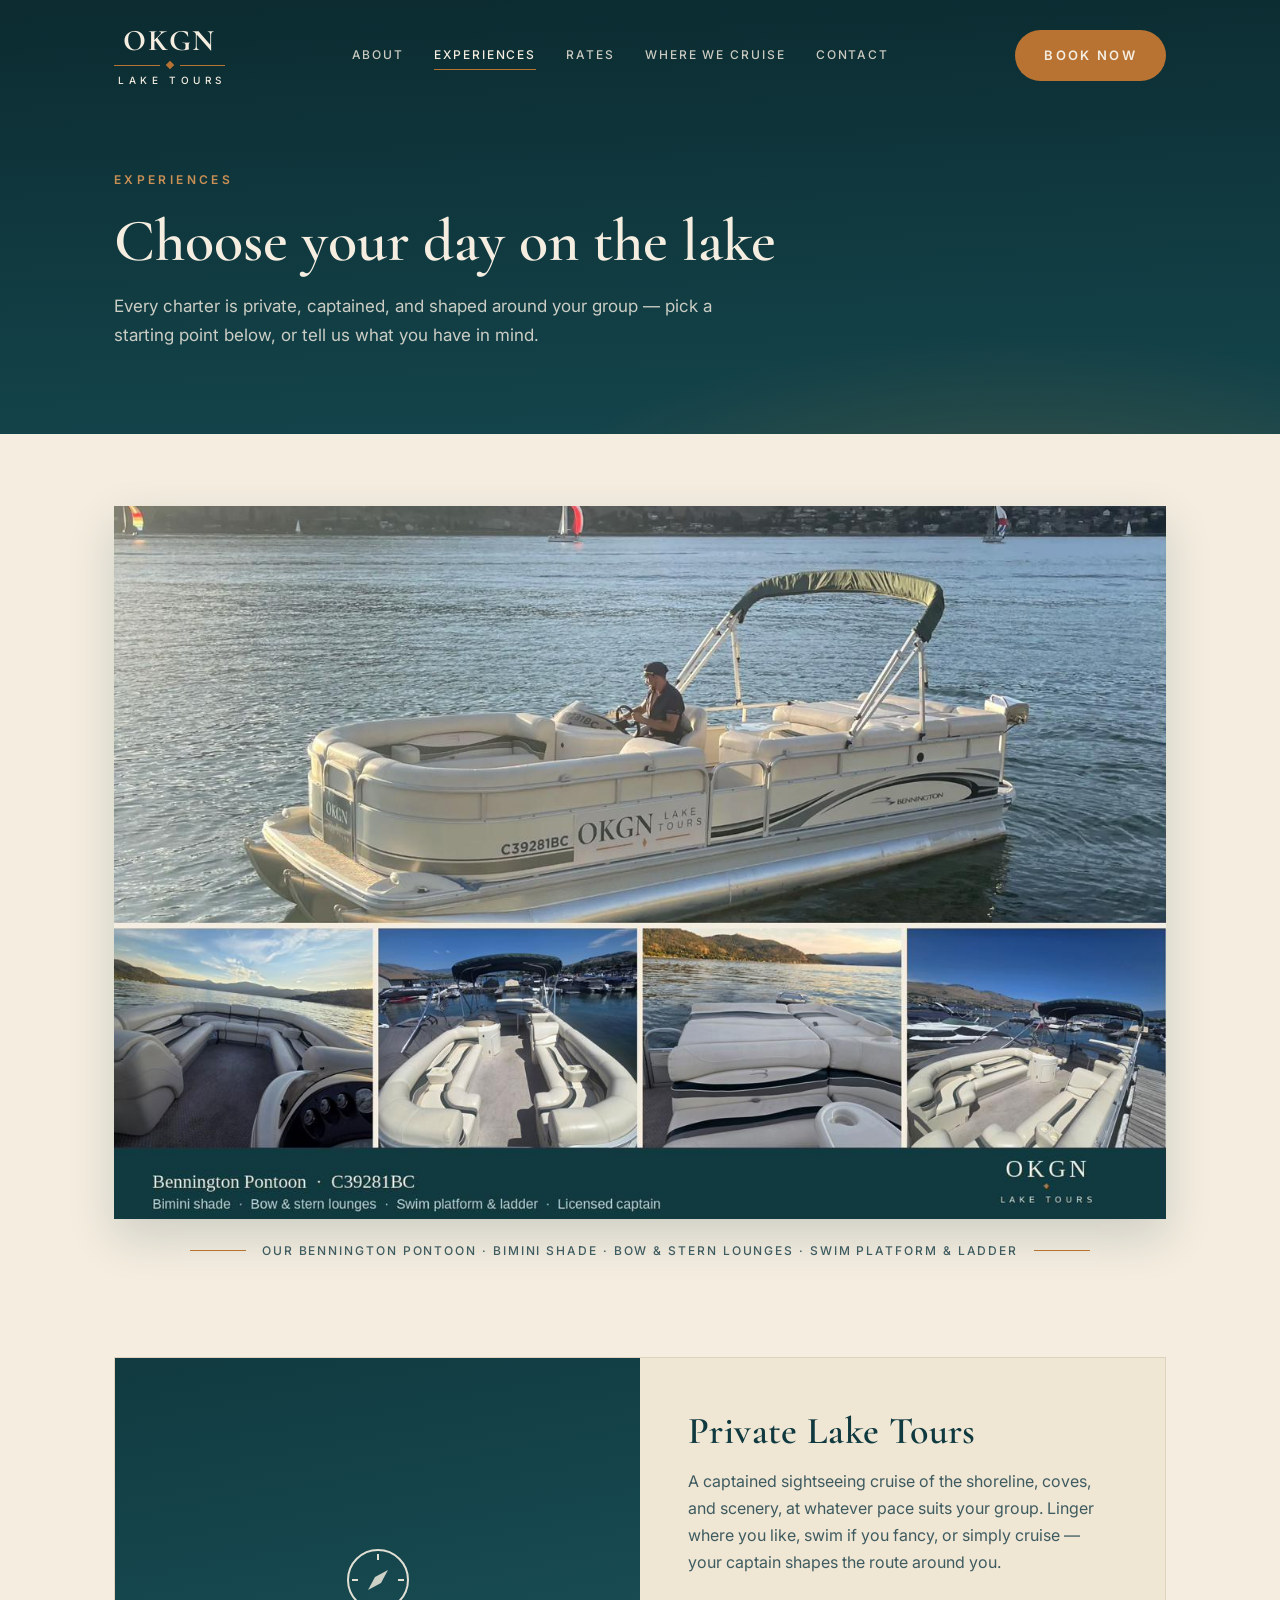
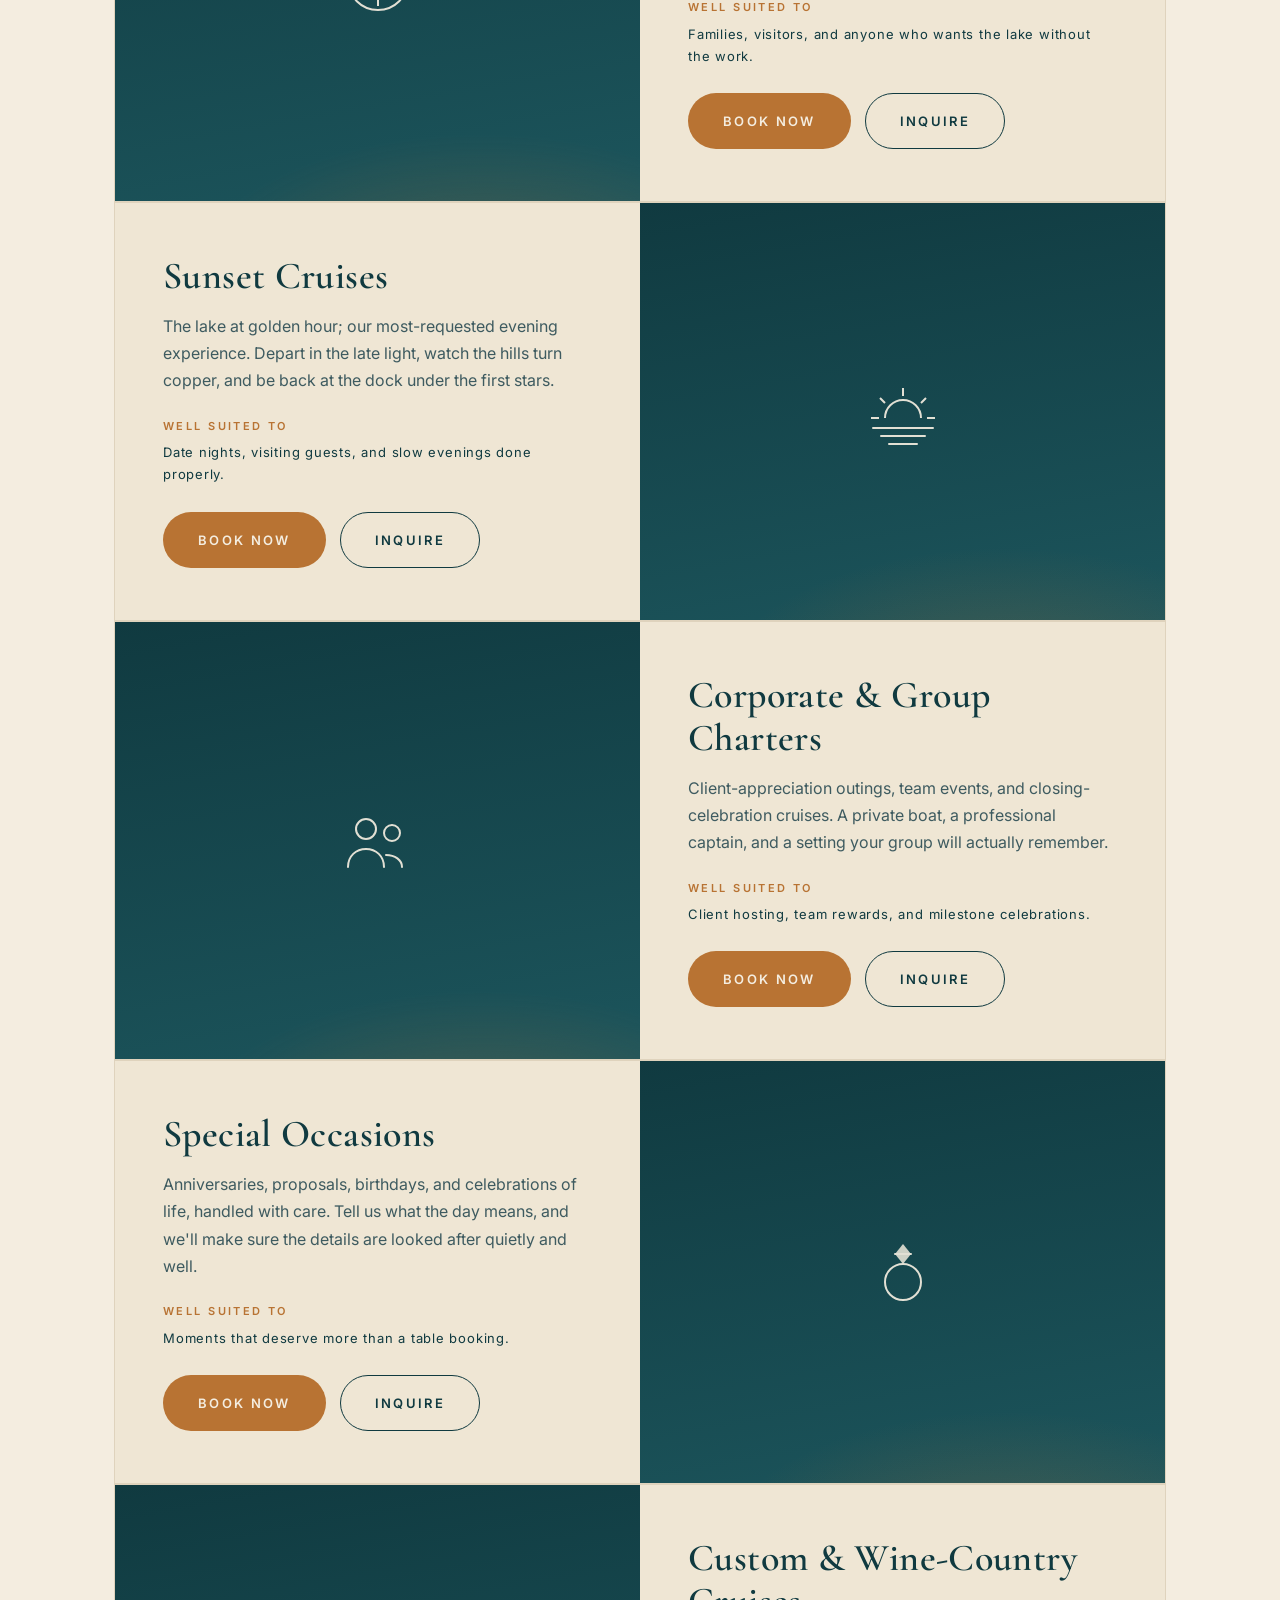
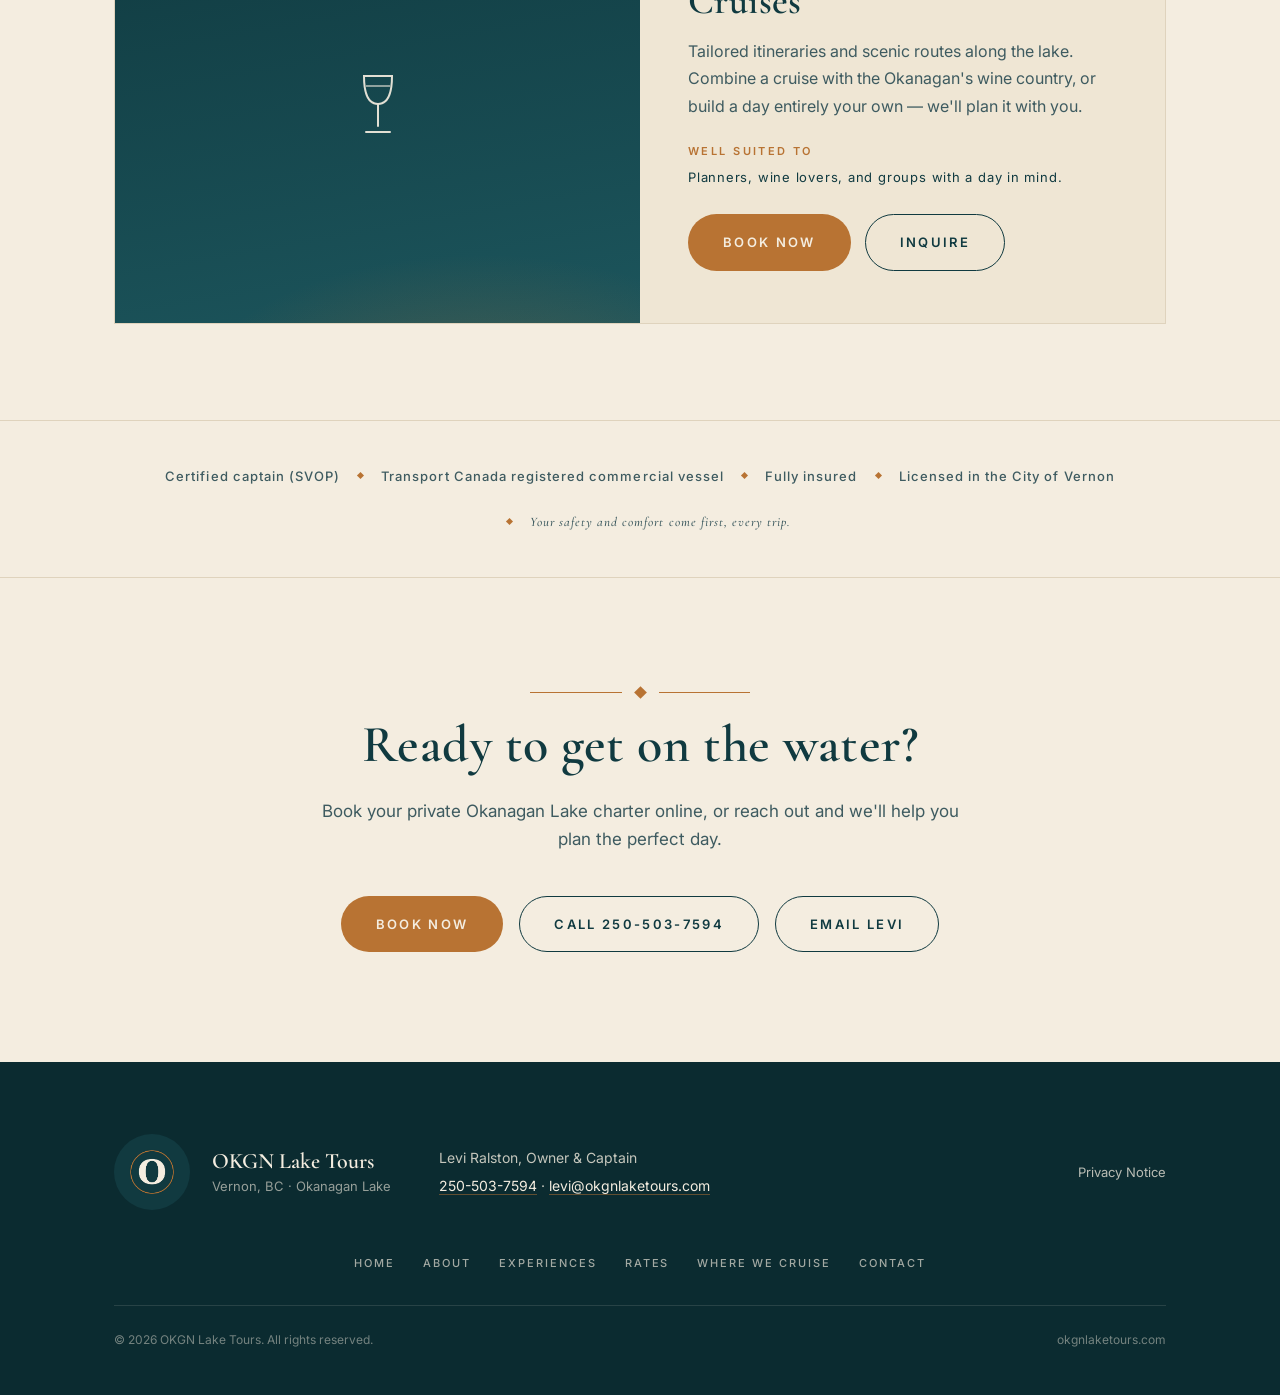
<file: experiences.html>
<!DOCTYPE html>
<html lang="en">
<head>
<meta charset="UTF-8">
<meta name="viewport" content="width=device-width, initial-scale=1.0">
<title>Experiences — OKGN Lake Tours · Private Okanagan Lake Charters</title>
<meta name="description" content="Private lake tours, sunset cruises, corporate charters, special occasions, and custom wine-country cruises on Okanagan Lake.">
<link rel="preconnect" href="https://fonts.googleapis.com">
<link rel="preconnect" href="https://fonts.gstatic.com" crossorigin>
<link href="https://fonts.googleapis.com/css2?family=Cormorant+Garamond:ital,wght@0,400;0,500;0,600;0,700;1,500&amp;family=Inter:wght@300;400;500;600&amp;display=swap" rel="stylesheet">
<link rel="icon" type="image/png" href="favicon.png">
<link rel="apple-touch-icon" href="apple-touch-icon.png">
<meta name="theme-color" content="#103A40">
<!-- DESIGNER NOTE: og:url / og:image use the production domain — confirm paths at launch -->
<meta property="og:type" content="website">
<meta property="og:site_name" content="OKGN Lake Tours">
<meta property="og:title" content="Experiences">
<meta property="og:description" content="Private lake tours, sunset cruises, corporate charters, special occasions, and custom wine-country cruises on Okanagan Lake.">
<meta property="og:url" content="https://okgnlaketours.com/experiences.html">
<meta property="og:image" content="https://okgnlaketours.com/og-image.jpg">
<meta property="og:image:width" content="1200">
<meta property="og:image:height" content="630">
<meta name="twitter:card" content="summary_large_image">
<link rel="stylesheet" href="styles.css">
</head>
<body>
<a class="skip" href="#main">Skip to content</a>
<header id="site-header">
  <div class="wrap nav">
    <a class="wordmark" href="index.html" aria-label="OKGN Lake Tours — home">
      <span class="wm-top">OKGN</span>
      <span class="wm-rule"><span class="dia"></span></span>
      <span class="wm-sub">LAKE&nbsp;TOURS</span>
    </a>
    <nav class="nav-links" aria-label="Main navigation">
      <a href="about.html">About</a>
      <a href="experiences.html" aria-current="page">Experiences</a>
      <a href="rates.html">Rates</a>
      <a href="where-we-cruise.html">Where We Cruise</a>
      <a href="contact.html">Contact</a>
    </nav>
    <div>
      <a class="btn btn-copper" href="contact.html">Book Now</a>
    </div>
    <button class="nav-toggle" aria-expanded="false" aria-controls="mobile-menu" aria-label="Open menu">
      <span></span><span></span><span></span>
    </button>
  </div>
</header>
<nav class="mobile-menu" id="mobile-menu" aria-label="Mobile navigation">
    <a href="index.html">Home</a>
    <a href="about.html">About</a>
    <a href="experiences.html" aria-current="page">Experiences</a>
    <a href="rates.html">Rates</a>
    <a href="where-we-cruise.html">Where We Cruise</a>
    <a href="contact.html">Contact</a>
    <a class="btn btn-copper" href="contact.html">Book Now</a>
</nav>
<main id="main">
<section class="page-hero">
  <div class="wrap">
    <div class="eyebrow">Experiences</div>
    <h1>Choose your day on the lake</h1>
    <p class="lede">Every charter is private, captained, and shaped around your group — pick a starting point below, or tell us what you have in mind.</p>
  </div>
</section>

<section class="showcase">
  <div class="wrap">
    <figure class="showcase-photo">
      <img src="okgn-charter-showcase.jpg"
           alt="The OKGN Lake Tours Bennington pontoon on Okanagan Lake, with detail views of the bow and stern lounges, bimini shade, and seating"
           width="1323" height="896">
      <figcaption>Our Bennington pontoon · bimini shade · bow &amp; stern lounges · swim platform &amp; ladder</figcaption>
    </figure>
  </div>
</section>

<section>
  <div class="wrap">
    <span id="private-tours"></span><div class="exp-detail">
      <!-- DESIGNER NOTE: swap this panel for a real photo of this experience -->
      <div class="ed-media"><svg class="ed-ico" viewBox="0 0 96 96" fill="none" stroke="currentColor" stroke-width="2" aria-hidden="true"><circle cx="48" cy="48" r="30"/><path d="M48 22v6M48 68v6M22 48h6M68 48h6"/><path d="M58 38 51 51l-13 7 7-13z" fill="currentColor" stroke="none" opacity=".9"/></svg></div>
      <div class="ed-body">
        <h2>Private Lake Tours</h2>
        <p>A captained sightseeing cruise of the shoreline, coves, and scenery, at whatever pace suits your group. Linger where you like, swim if you fancy, or simply cruise — your captain shapes the route around you.</p>
        <div class="ed-good"><strong>Well suited to</strong>Families, visitors, and anyone who wants the lake without the work.</div>
        <div class="ed-cta">
          <a class="btn btn-copper" href="contact.html">Book Now</a>
          <a class="btn btn-outline-teal" href="contact.html">Inquire</a>
        </div>
      </div>
    </div>
<span id="sunset"></span><div class="exp-detail flip">
      <!-- DESIGNER NOTE: swap this panel for a real photo of this experience -->
      <div class="ed-media"><svg class="ed-ico" viewBox="0 0 96 96" fill="none" stroke="currentColor" stroke-width="2" aria-hidden="true"><path d="M30 54a18 18 0 0 1 36 0"/><path d="M48 24v8M25 34l5 5M71 34l-5 5M16 54h8M72 54h8"/><path d="M18 64h60M26 72h44M34 80h28" stroke-linecap="round"/></svg></div>
      <div class="ed-body">
        <h2>Sunset Cruises</h2>
        <p>The lake at golden hour; our most-requested evening experience. Depart in the late light, watch the hills turn copper, and be back at the dock under the first stars.</p>
        <div class="ed-good"><strong>Well suited to</strong>Date nights, visiting guests, and slow evenings done properly.</div>
        <div class="ed-cta">
          <a class="btn btn-copper" href="contact.html">Book Now</a>
          <a class="btn btn-outline-teal" href="contact.html">Inquire</a>
        </div>
      </div>
    </div>
<span id="corporate"></span><div class="exp-detail">
      <!-- DESIGNER NOTE: swap this panel for a real photo of this experience -->
      <div class="ed-media"><svg class="ed-ico" viewBox="0 0 96 96" fill="none" stroke="currentColor" stroke-width="2" aria-hidden="true"><circle cx="36" cy="36" r="10"/><circle cx="62" cy="40" r="8"/><path d="M18 74c0-11 8-18 18-18s18 7 18 18M56 62c9 0 16 5 16 12" stroke-linecap="round"/></svg></div>
      <div class="ed-body">
        <h2>Corporate &amp; Group Charters</h2>
        <p>Client-appreciation outings, team events, and closing-celebration cruises. A private boat, a professional captain, and a setting your group will actually remember.</p>
        <div class="ed-good"><strong>Well suited to</strong>Client hosting, team rewards, and milestone celebrations.</div>
        <div class="ed-cta">
          <a class="btn btn-copper" href="contact.html">Book Now</a>
          <a class="btn btn-outline-teal" href="contact.html">Inquire</a>
        </div>
      </div>
    </div>
<span id="occasions"></span><div class="exp-detail flip">
      <!-- DESIGNER NOTE: swap this panel for a real photo of this experience -->
      <div class="ed-media"><svg class="ed-ico" viewBox="0 0 96 96" fill="none" stroke="currentColor" stroke-width="2" aria-hidden="true"><circle cx="48" cy="58" r="18"/><path d="M40 30l8-10 8 10-8 10z" fill="currentColor" stroke="none" opacity=".9"/><path d="M40 30h16" stroke-linecap="round"/></svg></div>
      <div class="ed-body">
        <h2>Special Occasions</h2>
        <p>Anniversaries, proposals, birthdays, and celebrations of life, handled with care. Tell us what the day means, and we'll make sure the details are looked after quietly and well.</p>
        <div class="ed-good"><strong>Well suited to</strong>Moments that deserve more than a table booking.</div>
        <div class="ed-cta">
          <a class="btn btn-copper" href="contact.html">Book Now</a>
          <a class="btn btn-outline-teal" href="contact.html">Inquire</a>
        </div>
      </div>
    </div>
<span id="custom"></span><div class="exp-detail">
      <!-- DESIGNER NOTE: swap this panel for a real photo of this experience -->
      <div class="ed-media"><svg class="ed-ico" viewBox="0 0 96 96" fill="none" stroke="currentColor" stroke-width="2" aria-hidden="true"><path d="M34 20h28c0 18-5 28-14 28s-14-10-14-28Z"/><path d="M36 30h24" opacity=".6"/><path d="M48 48v22M36 76h24" stroke-linecap="round"/></svg></div>
      <div class="ed-body">
        <h2>Custom &amp; Wine-Country Cruises</h2>
        <p>Tailored itineraries and scenic routes along the lake. Combine a cruise with the Okanagan's wine country, or build a day entirely your own — we'll plan it with you.</p>
        <div class="ed-good"><strong>Well suited to</strong>Planners, wine lovers, and groups with a day in mind.</div>
        <div class="ed-cta">
          <a class="btn btn-copper" href="contact.html">Book Now</a>
          <a class="btn btn-outline-teal" href="contact.html">Inquire</a>
        </div>
      </div>
    </div>

  </div>
</section>
<div class="trust">
  <div class="wrap">
    <ul>
      <li>Certified captain (SVOP)</li>
      <li>Transport Canada registered commercial vessel</li>
      <li>Fully insured</li>
      <li>Licensed in the City of Vernon</li>
      <li class="trust-line">Your safety and comfort come first, every trip.</li>
    </ul>
  </div>
</div>
<section class="cta">
  <div class="wrap">
    <div class="divider"><span class="dia"></span></div>
    <h2>Ready to get on the water?</h2>
    <p class="lede">Book your private Okanagan Lake charter online, or reach out and we'll help you plan the perfect day.</p>
    <div class="cta-btns">
      <a class="btn btn-copper" href="contact.html">Book Now</a>
      <a class="btn btn-outline-teal" href="tel:+12505037594">Call 250-503-7594</a>
      <a class="btn btn-outline-teal" href="mailto:levi@okgnlaketours.com">Email Levi</a>
    </div>
  </div>
</section>
</main>
<footer>
  <div class="wrap">
    <div class="foot">
      <div class="foot-brand">
        <img src="submark_teal.jpg" alt="OKGN Lake Tours O sub-mark" width="76" height="76">
        <div>
          <div class="fb-name">OKGN Lake Tours</div>
          <div class="fb-loc">Vernon, BC · Okanagan Lake</div>
        </div>
      </div>
      <div class="foot-mid">
        Levi Ralston, Owner &amp; Captain<br>
        <a href="tel:+12505037594">250-503-7594</a> · <a href="mailto:levi@okgnlaketours.com">levi@okgnlaketours.com</a>
      </div>
      <div class="foot-right">
        <!-- DESIGNER NOTE: social links hidden until the accounts exist — restore when ready:
        <div class="foot-social"><a href="INSTAGRAM_URL">Instagram</a> · <a href="FACEBOOK_URL">Facebook</a></div> -->
        <a href="privacy.html">Privacy Notice</a>
      </div>
    </div>
    <div class="foot-nav">
      <a href="index.html">Home</a>
      <a href="about.html">About</a>
      <a href="experiences.html">Experiences</a>
      <a href="rates.html">Rates</a>
      <a href="where-we-cruise.html">Where We Cruise</a>
      <a href="contact.html">Contact</a>
    </div>
    <div class="foot-base">
      <span>© 2026 OKGN Lake Tours. All rights reserved.</span>
      <span>okgnlaketours.com</span>
    </div>
  </div>
</footer>

<script>
(function(){
  var header=document.getElementById('site-header'),
      toggle=document.querySelector('.nav-toggle'),
      menu=document.getElementById('mobile-menu');
  function onScroll(){header.classList.toggle('scrolled',window.scrollY>40);}
  window.addEventListener('scroll',onScroll,{passive:true});
  onScroll();
  toggle.addEventListener('click',function(){
    var open=menu.classList.toggle('open');
    toggle.setAttribute('aria-expanded',open);
    toggle.setAttribute('aria-label',open?'Close menu':'Open menu');
    document.body.classList.toggle('menu-open',open);
  });
  menu.addEventListener('click',function(e){
    if(e.target.tagName==='A'){
      menu.classList.remove('open');
      toggle.setAttribute('aria-expanded','false');
      document.body.classList.remove('menu-open');
    }
  });
  document.addEventListener('keydown',function(e){
    if(e.key==='Escape'&&menu.classList.contains('open')) toggle.click();
  });
})();
</script>
</body>
</html>
</file>
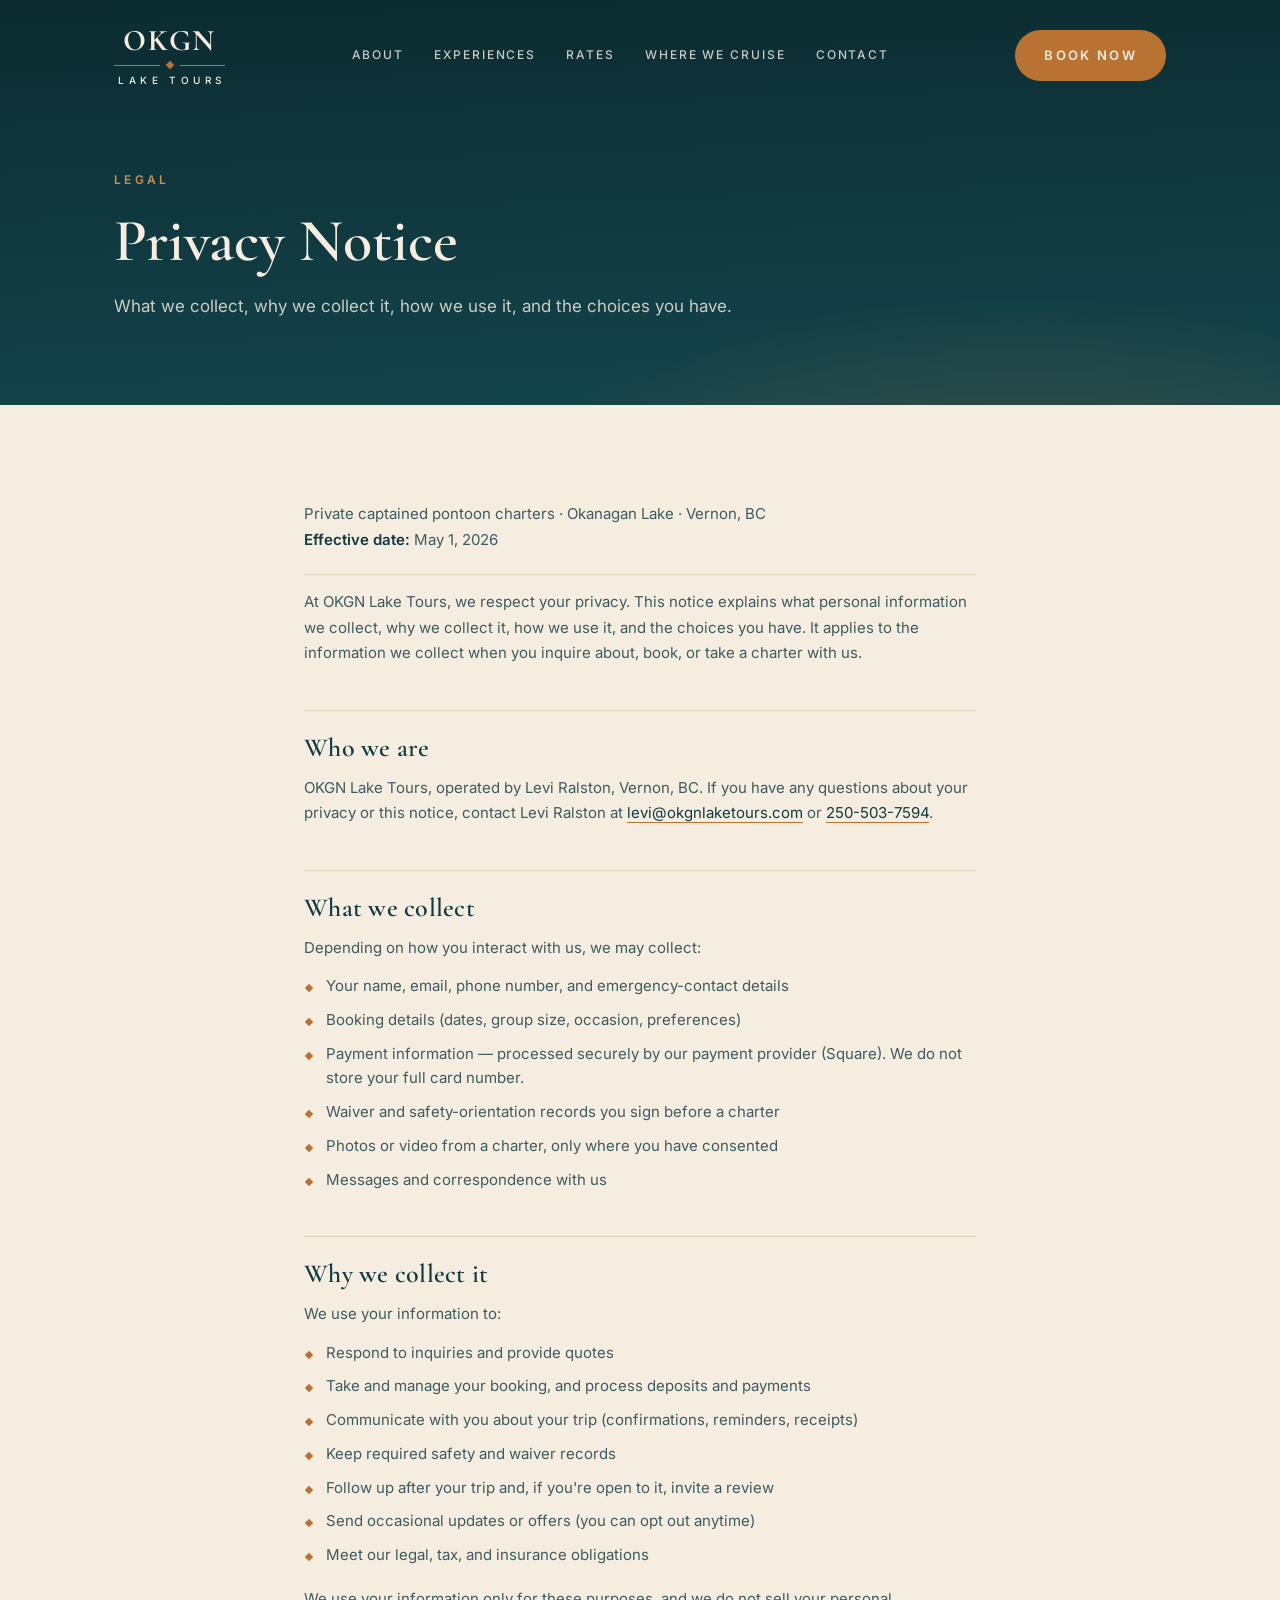
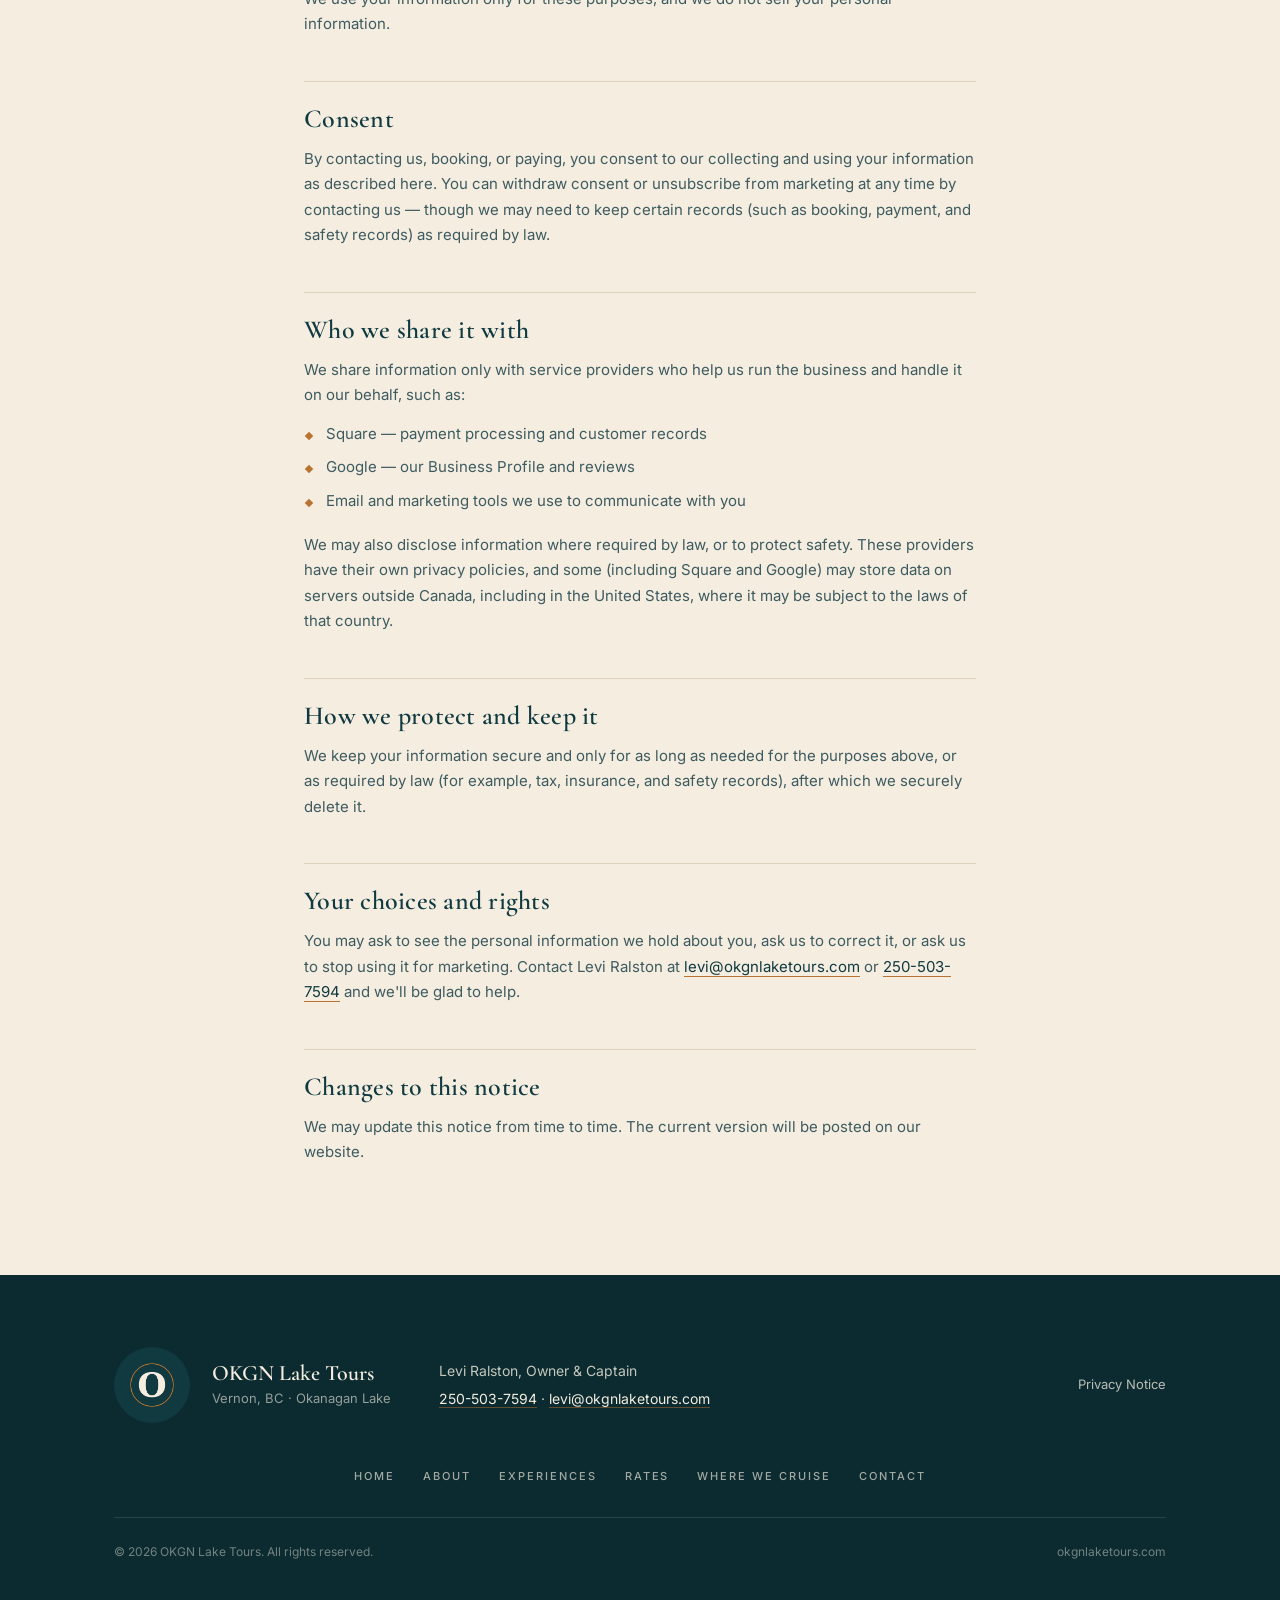
<file: privacy.html>
<!DOCTYPE html>
<html lang="en">
<head>
<meta charset="UTF-8">
<meta name="viewport" content="width=device-width, initial-scale=1.0">
<title>Privacy Notice — OKGN Lake Tours</title>
<meta name="description" content="Privacy notice for OKGN Lake Tours, Vernon, BC — what personal information we collect, why, how we use it, and your choices.">
<link rel="preconnect" href="https://fonts.googleapis.com">
<link rel="preconnect" href="https://fonts.gstatic.com" crossorigin>
<link href="https://fonts.googleapis.com/css2?family=Cormorant+Garamond:ital,wght@0,400;0,500;0,600;0,700;1,500&amp;family=Inter:wght@300;400;500;600&amp;display=swap" rel="stylesheet">
<link rel="icon" type="image/png" href="favicon.png">
<link rel="apple-touch-icon" href="apple-touch-icon.png">
<meta name="theme-color" content="#103A40">
<!-- DESIGNER NOTE: og:url / og:image use the production domain — confirm paths at launch -->
<meta property="og:type" content="website">
<meta property="og:site_name" content="OKGN Lake Tours">
<meta property="og:title" content="Privacy Notice">
<meta property="og:description" content="Privacy notice for OKGN Lake Tours, Vernon, BC.">
<meta property="og:url" content="https://okgnlaketours.com/privacy.html">
<meta property="og:image" content="https://okgnlaketours.com/og-image.jpg">
<meta property="og:image:width" content="1200">
<meta property="og:image:height" content="630">
<meta name="twitter:card" content="summary_large_image">
<link rel="stylesheet" href="styles.css">
</head>
<body>
<a class="skip" href="#main">Skip to content</a>
<header id="site-header">
  <div class="wrap nav">
    <a class="wordmark" href="index.html" aria-label="OKGN Lake Tours — home">
      <span class="wm-top">OKGN</span>
      <span class="wm-rule"><span class="dia"></span></span>
      <span class="wm-sub">LAKE&nbsp;TOURS</span>
    </a>
    <nav class="nav-links" aria-label="Main navigation">
      <a href="about.html">About</a>
      <a href="experiences.html">Experiences</a>
      <a href="rates.html">Rates</a>
      <a href="where-we-cruise.html">Where We Cruise</a>
      <a href="contact.html">Contact</a>
    </nav>
    <div>
      <a class="btn btn-copper" href="contact.html">Book Now</a>
    </div>
    <button class="nav-toggle" aria-expanded="false" aria-controls="mobile-menu" aria-label="Open menu">
      <span></span><span></span><span></span>
    </button>
  </div>
</header>
<nav class="mobile-menu" id="mobile-menu" aria-label="Mobile navigation">
    <a href="index.html">Home</a>
    <a href="about.html">About</a>
    <a href="experiences.html">Experiences</a>
    <a href="rates.html">Rates</a>
    <a href="where-we-cruise.html">Where We Cruise</a>
    <a href="contact.html">Contact</a>
    <a class="btn btn-copper" href="contact.html">Book Now</a>
</nav>
<main id="main">
<section class="page-hero">
  <div class="wrap">
    <div class="eyebrow">Legal</div>
    <h1>Privacy Notice</h1>
    <p class="lede">What we collect, why we collect it, how we use it, and the choices you have.</p>
  </div>
</section>

<section>
  <div class="wrap legal">
    <!-- DESIGNER NOTE: content supplied by the client, drafted to reflect standard practice
         under Canada's PIPEDA and BC's PIPA. -->
    <p class="legal-meta">Private captained pontoon charters · Okanagan Lake · Vernon, BC<br>
    <strong>Effective date:</strong> May 1, 2026</p>

    <p>At OKGN Lake Tours, we respect your privacy. This notice explains what personal information we collect, why we collect it, how we use it, and the choices you have. It applies to the information we collect when you inquire about, book, or take a charter with us.</p>

    <h2>Who we are</h2>
    <p>OKGN Lake Tours, operated by Levi Ralston, Vernon, BC. If you have any questions about your privacy or this notice, contact Levi Ralston at <a href="mailto:levi@okgnlaketours.com">levi@okgnlaketours.com</a> or <a href="tel:+12505037594">250-503-7594</a>.</p>

    <h2>What we collect</h2>
    <p>Depending on how you interact with us, we may collect:</p>
    <ul>
      <li>Your name, email, phone number, and emergency-contact details</li>
      <li>Booking details (dates, group size, occasion, preferences)</li>
      <li>Payment information — processed securely by our payment provider (Square). We do not store your full card number.</li>
      <li>Waiver and safety-orientation records you sign before a charter</li>
      <li>Photos or video from a charter, only where you have consented</li>
      <li>Messages and correspondence with us</li>
    </ul>

    <h2>Why we collect it</h2>
    <p>We use your information to:</p>
    <ul>
      <li>Respond to inquiries and provide quotes</li>
      <li>Take and manage your booking, and process deposits and payments</li>
      <li>Communicate with you about your trip (confirmations, reminders, receipts)</li>
      <li>Keep required safety and waiver records</li>
      <li>Follow up after your trip and, if you're open to it, invite a review</li>
      <li>Send occasional updates or offers (you can opt out anytime)</li>
      <li>Meet our legal, tax, and insurance obligations</li>
    </ul>
    <p>We use your information only for these purposes, and we do not sell your personal information.</p>

    <h2>Consent</h2>
    <p>By contacting us, booking, or paying, you consent to our collecting and using your information as described here. You can withdraw consent or unsubscribe from marketing at any time by contacting us — though we may need to keep certain records (such as booking, payment, and safety records) as required by law.</p>

    <h2>Who we share it with</h2>
    <p>We share information only with service providers who help us run the business and handle it on our behalf, such as:</p>
    <ul>
      <li>Square — payment processing and customer records</li>
      <li>Google — our Business Profile and reviews</li>
      <li>Email and marketing tools we use to communicate with you</li>
    </ul>
    <p>We may also disclose information where required by law, or to protect safety. These providers have their own privacy policies, and some (including Square and Google) may store data on servers outside Canada, including in the United States, where it may be subject to the laws of that country.</p>

    <h2>How we protect and keep it</h2>
    <p>We keep your information secure and only for as long as needed for the purposes above, or as required by law (for example, tax, insurance, and safety records), after which we securely delete it.</p>

    <h2>Your choices and rights</h2>
    <p>You may ask to see the personal information we hold about you, ask us to correct it, or ask us to stop using it for marketing. Contact Levi Ralston at <a href="mailto:levi@okgnlaketours.com">levi@okgnlaketours.com</a> or <a href="tel:+12505037594">250-503-7594</a> and we'll be glad to help.</p>

    <h2>Changes to this notice</h2>
    <p>We may update this notice from time to time. The current version will be posted on our website.</p>

  </div>
</section>
</main>
<footer>
  <div class="wrap">
    <div class="foot">
      <div class="foot-brand">
        <img src="submark_teal.jpg" alt="OKGN Lake Tours O sub-mark" width="76" height="76">
        <div>
          <div class="fb-name">OKGN Lake Tours</div>
          <div class="fb-loc">Vernon, BC · Okanagan Lake</div>
        </div>
      </div>
      <div class="foot-mid">
        Levi Ralston, Owner &amp; Captain<br>
        <a href="tel:+12505037594">250-503-7594</a> · <a href="mailto:levi@okgnlaketours.com">levi@okgnlaketours.com</a>
      </div>
      <div class="foot-right">
        <!-- DESIGNER NOTE: social links hidden until the accounts exist — restore when ready:
        <div class="foot-social"><a href="INSTAGRAM_URL">Instagram</a> · <a href="FACEBOOK_URL">Facebook</a></div> -->
        <a href="privacy.html">Privacy Notice</a>
      </div>
    </div>
    <div class="foot-nav">
      <a href="index.html">Home</a>
      <a href="about.html">About</a>
      <a href="experiences.html">Experiences</a>
      <a href="rates.html">Rates</a>
      <a href="where-we-cruise.html">Where We Cruise</a>
      <a href="contact.html">Contact</a>
    </div>
    <div class="foot-base">
      <span>© 2026 OKGN Lake Tours. All rights reserved.</span>
      <span>okgnlaketours.com</span>
    </div>
  </div>
</footer>

<script>
(function(){
  var header=document.getElementById('site-header'),
      toggle=document.querySelector('.nav-toggle'),
      menu=document.getElementById('mobile-menu');
  function onScroll(){header.classList.toggle('scrolled',window.scrollY>40);}
  window.addEventListener('scroll',onScroll,{passive:true});
  onScroll();
  toggle.addEventListener('click',function(){
    var open=menu.classList.toggle('open');
    toggle.setAttribute('aria-expanded',open);
    toggle.setAttribute('aria-label',open?'Close menu':'Open menu');
    document.body.classList.toggle('menu-open',open);
  });
  menu.addEventListener('click',function(e){
    if(e.target.tagName==='A'){
      menu.classList.remove('open');
      toggle.setAttribute('aria-expanded','false');
      document.body.classList.remove('menu-open');
    }
  });
  document.addEventListener('keydown',function(e){
    if(e.key==='Escape'&&menu.classList.contains('open')) toggle.click();
  });
})();
</script>
</body>
</html>
</file>
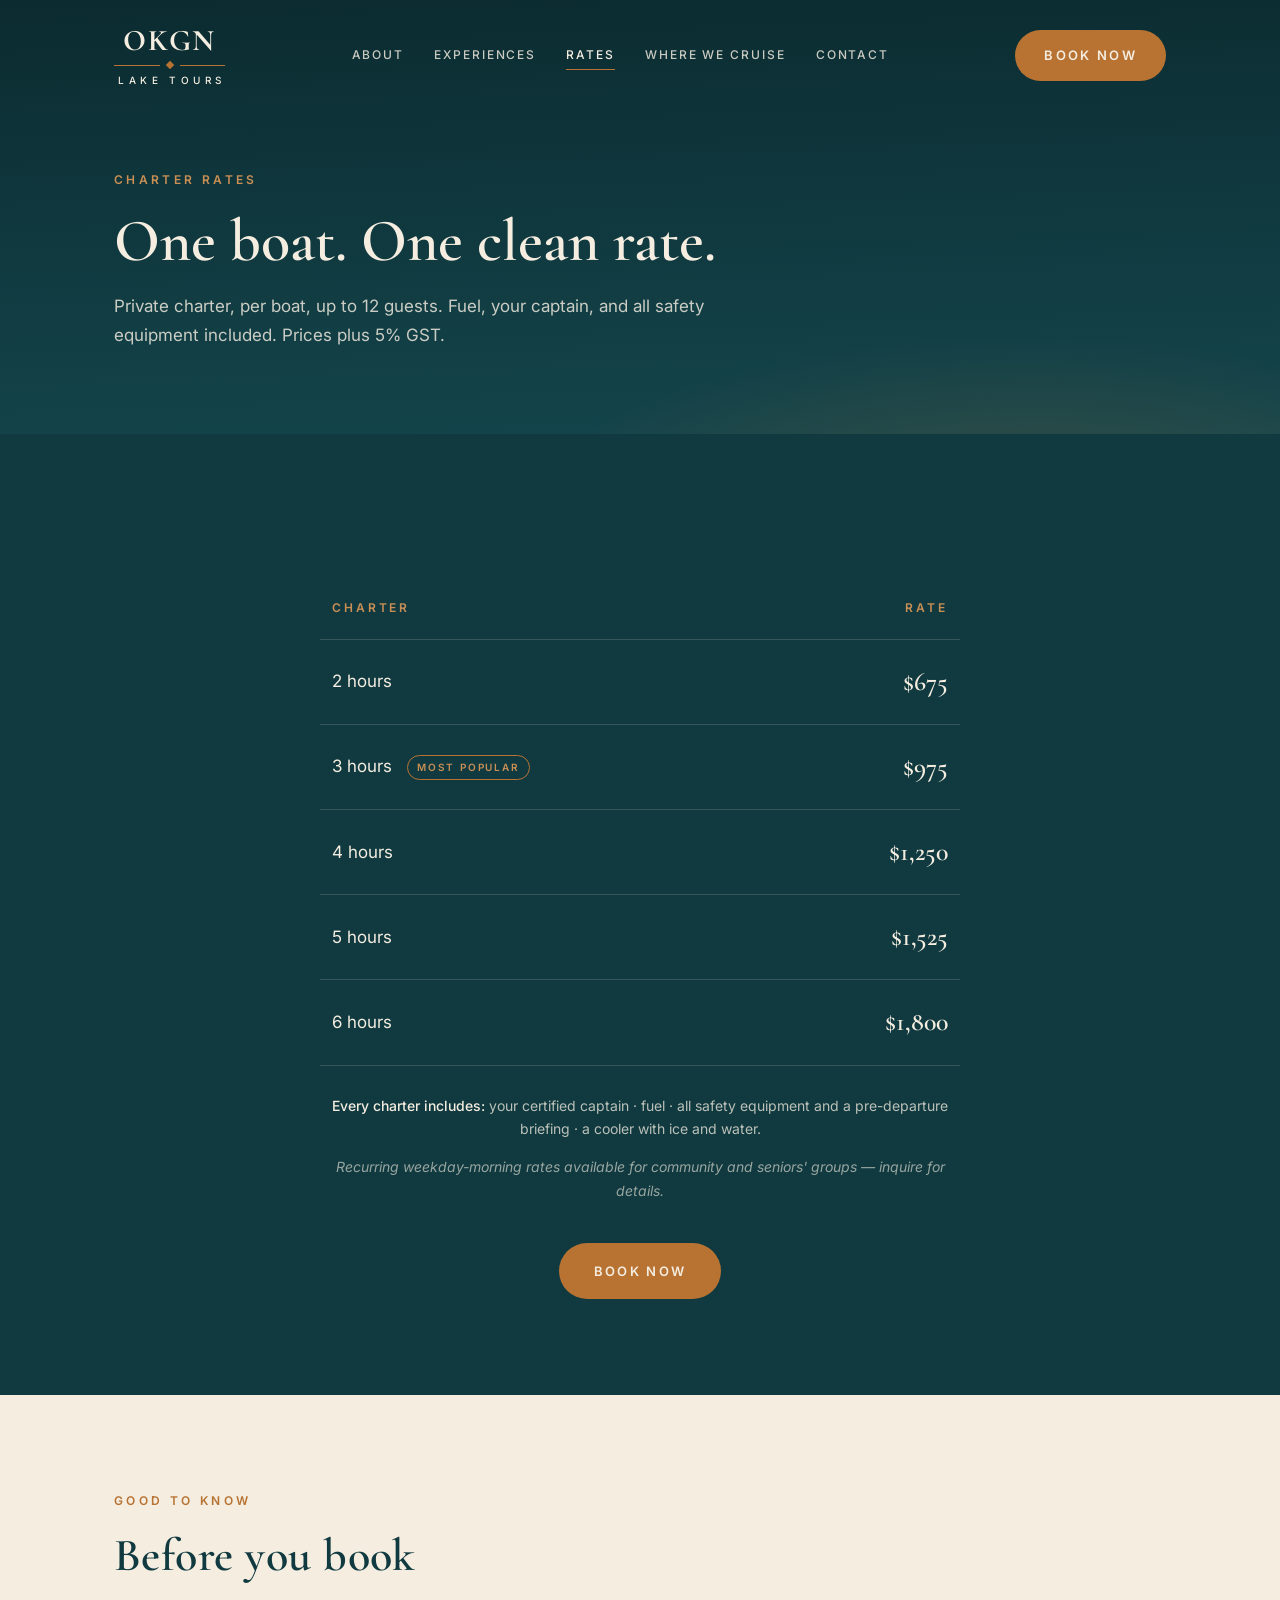
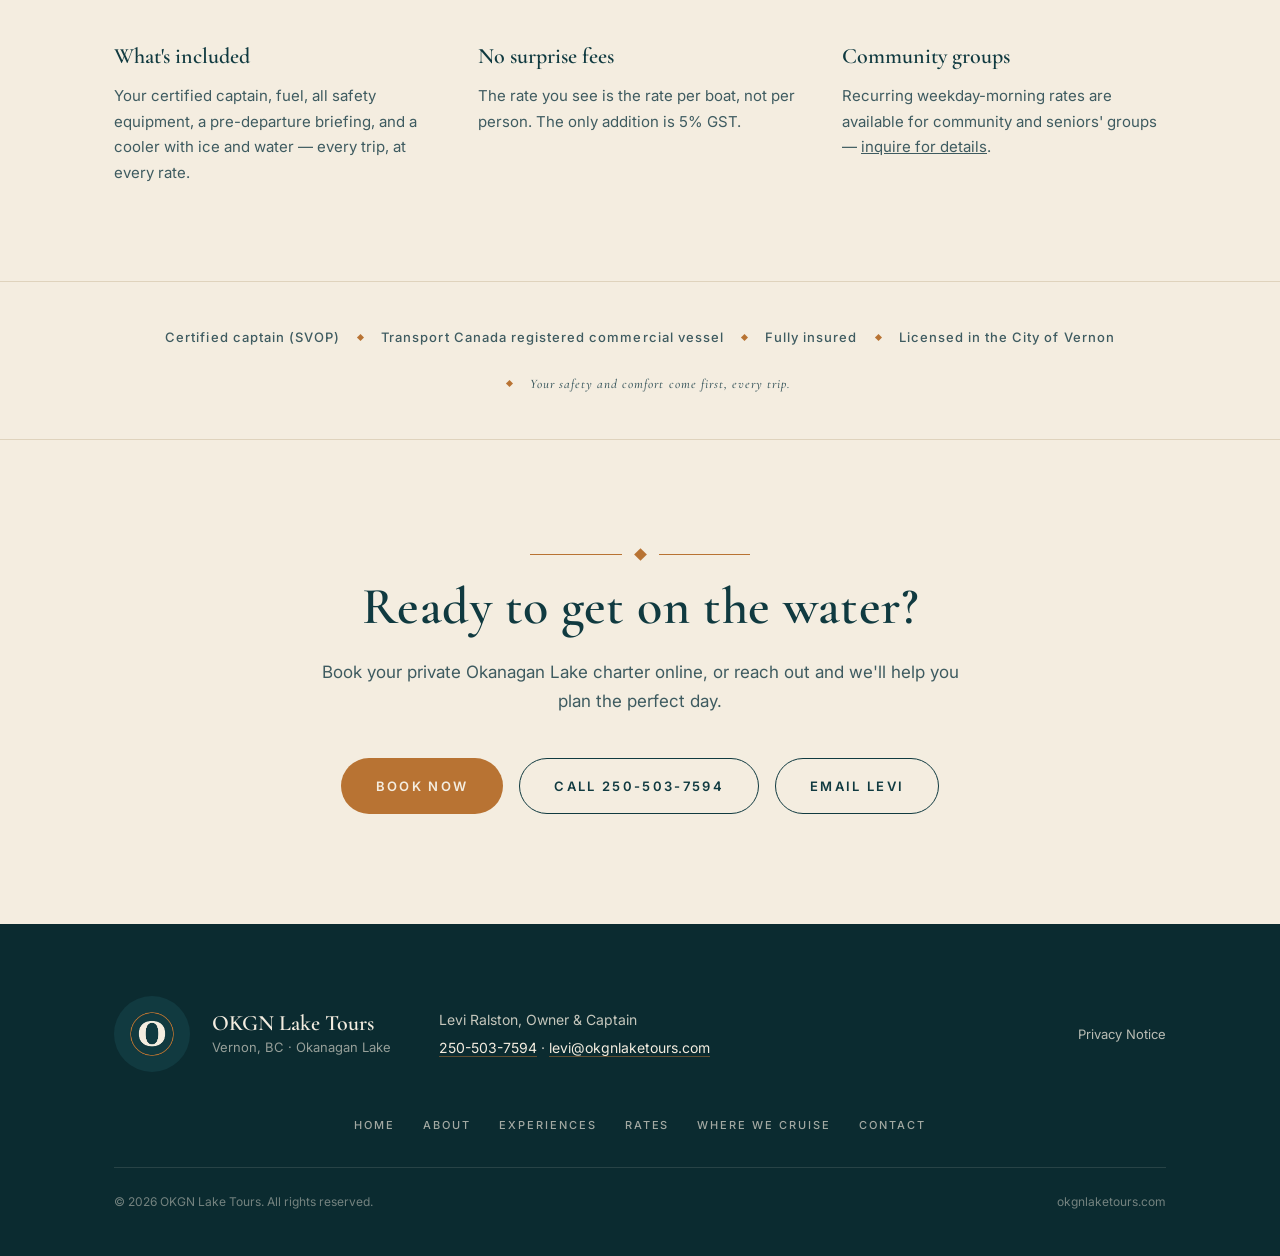
<file: rates.html>
<!DOCTYPE html>
<html lang="en">
<head>
<meta charset="UTF-8">
<meta name="viewport" content="width=device-width, initial-scale=1.0">
<title>Charter Rates — OKGN Lake Tours · Private Okanagan Lake Charters</title>
<meta name="description" content="Transparent private charter rates on Okanagan Lake — fuel, captain, and safety equipment included. From $675 for 2 hours, up to 12 guests.">
<link rel="preconnect" href="https://fonts.googleapis.com">
<link rel="preconnect" href="https://fonts.gstatic.com" crossorigin>
<link href="https://fonts.googleapis.com/css2?family=Cormorant+Garamond:ital,wght@0,400;0,500;0,600;0,700;1,500&amp;family=Inter:wght@300;400;500;600&amp;display=swap" rel="stylesheet">
<link rel="icon" type="image/png" href="favicon.png">
<link rel="apple-touch-icon" href="apple-touch-icon.png">
<meta name="theme-color" content="#103A40">
<!-- DESIGNER NOTE: og:url / og:image use the production domain — confirm paths at launch -->
<meta property="og:type" content="website">
<meta property="og:site_name" content="OKGN Lake Tours">
<meta property="og:title" content="Charter Rates">
<meta property="og:description" content="Transparent private charter rates on Okanagan Lake — fuel, captain, and safety equipment included. From $675 for 2 hours, up to 12 guests.">
<meta property="og:url" content="https://okgnlaketours.com/rates.html">
<meta property="og:image" content="https://okgnlaketours.com/og-image.jpg">
<meta property="og:image:width" content="1200">
<meta property="og:image:height" content="630">
<meta name="twitter:card" content="summary_large_image">
<link rel="stylesheet" href="styles.css">
</head>
<body>
<a class="skip" href="#main">Skip to content</a>
<header id="site-header">
  <div class="wrap nav">
    <a class="wordmark" href="index.html" aria-label="OKGN Lake Tours — home">
      <span class="wm-top">OKGN</span>
      <span class="wm-rule"><span class="dia"></span></span>
      <span class="wm-sub">LAKE&nbsp;TOURS</span>
    </a>
    <nav class="nav-links" aria-label="Main navigation">
      <a href="about.html">About</a>
      <a href="experiences.html">Experiences</a>
      <a href="rates.html" aria-current="page">Rates</a>
      <a href="where-we-cruise.html">Where We Cruise</a>
      <a href="contact.html">Contact</a>
    </nav>
    <div>
      <a class="btn btn-copper" href="contact.html">Book Now</a>
    </div>
    <button class="nav-toggle" aria-expanded="false" aria-controls="mobile-menu" aria-label="Open menu">
      <span></span><span></span><span></span>
    </button>
  </div>
</header>
<nav class="mobile-menu" id="mobile-menu" aria-label="Mobile navigation">
    <a href="index.html">Home</a>
    <a href="about.html">About</a>
    <a href="experiences.html">Experiences</a>
    <a href="rates.html" aria-current="page">Rates</a>
    <a href="where-we-cruise.html">Where We Cruise</a>
    <a href="contact.html">Contact</a>
    <a class="btn btn-copper" href="contact.html">Book Now</a>
</nav>
<main id="main">
<section class="page-hero">
  <div class="wrap">
    <div class="eyebrow">Charter Rates</div>
    <h1>One boat. One clean rate.</h1>
    <p class="lede">Private charter, per boat, up to 12 guests. Fuel, your captain, and all safety equipment included. Prices plus 5% GST.</p>
  </div>
</section>

<section class="pricing">
  <div class="wrap">
    <table class="rates">
      <thead>
        <tr><th scope="col">Charter</th><th scope="col">Rate</th></tr>
      </thead>
      <tbody>
        <tr><td>2 hours</td><td class="rate">$675</td></tr>
        <tr><td>3 hours <span class="pop">Most popular</span></td><td class="rate">$975</td></tr>
        <tr><td>4 hours</td><td class="rate">$1,250</td></tr>
        <tr><td>5 hours</td><td class="rate">$1,525</td></tr>
        <tr><td>6 hours</td><td class="rate">$1,800</td></tr>
      </tbody>
    </table>
    <p class="includes"><strong>Every charter includes:</strong> your certified captain · fuel · all safety equipment and a pre-departure briefing · a cooler with ice and water.</p>
    <p class="community">Recurring weekday-morning rates available for community and seniors' groups — inquire for details.</p>

    <div class="pricing-cta">
      <!-- DESIGNER NOTE: point this at FareHarbor once the booking link is live -->
      <a class="btn btn-copper" href="contact.html">Book Now</a>
    </div>
  </div>
</section>

<section>
  <div class="wrap">
    <div class="eyebrow">Good to Know</div>
    <h2>Before you book</h2>
    <div class="rate-notes">
      <div class="rate-note">
        <h3>What's included</h3>
        <p>Your certified captain, fuel, all safety equipment, a pre-departure briefing, and a cooler with ice and water — every trip, at every rate.</p>
      </div>
      <div class="rate-note">
        <h3>No surprise fees</h3>
        <p>The rate you see is the rate per boat, not per person. The only addition is 5% GST.</p>
      </div>
      <div class="rate-note">
        <h3>Community groups</h3>
        <p>Recurring weekday-morning rates are available for community and seniors' groups — <a href="contact.html">inquire for details</a>.</p>
      </div>
    </div>
  </div>
</section>
<div class="trust">
  <div class="wrap">
    <ul>
      <li>Certified captain (SVOP)</li>
      <li>Transport Canada registered commercial vessel</li>
      <li>Fully insured</li>
      <li>Licensed in the City of Vernon</li>
      <li class="trust-line">Your safety and comfort come first, every trip.</li>
    </ul>
  </div>
</div>
<section class="cta">
  <div class="wrap">
    <div class="divider"><span class="dia"></span></div>
    <h2>Ready to get on the water?</h2>
    <p class="lede">Book your private Okanagan Lake charter online, or reach out and we'll help you plan the perfect day.</p>
    <div class="cta-btns">
      <a class="btn btn-copper" href="contact.html">Book Now</a>
      <a class="btn btn-outline-teal" href="tel:+12505037594">Call 250-503-7594</a>
      <a class="btn btn-outline-teal" href="mailto:levi@okgnlaketours.com">Email Levi</a>
    </div>
  </div>
</section>
</main>
<footer>
  <div class="wrap">
    <div class="foot">
      <div class="foot-brand">
        <img src="submark_teal.jpg" alt="OKGN Lake Tours O sub-mark" width="76" height="76">
        <div>
          <div class="fb-name">OKGN Lake Tours</div>
          <div class="fb-loc">Vernon, BC · Okanagan Lake</div>
        </div>
      </div>
      <div class="foot-mid">
        Levi Ralston, Owner &amp; Captain<br>
        <a href="tel:+12505037594">250-503-7594</a> · <a href="mailto:levi@okgnlaketours.com">levi@okgnlaketours.com</a>
      </div>
      <div class="foot-right">
        <!-- DESIGNER NOTE: social links hidden until the accounts exist — restore when ready:
        <div class="foot-social"><a href="INSTAGRAM_URL">Instagram</a> · <a href="FACEBOOK_URL">Facebook</a></div> -->
        <a href="privacy.html">Privacy Notice</a>
      </div>
    </div>
    <div class="foot-nav">
      <a href="index.html">Home</a>
      <a href="about.html">About</a>
      <a href="experiences.html">Experiences</a>
      <a href="rates.html">Rates</a>
      <a href="where-we-cruise.html">Where We Cruise</a>
      <a href="contact.html">Contact</a>
    </div>
    <div class="foot-base">
      <span>© 2026 OKGN Lake Tours. All rights reserved.</span>
      <span>okgnlaketours.com</span>
    </div>
  </div>
</footer>

<script>
(function(){
  var header=document.getElementById('site-header'),
      toggle=document.querySelector('.nav-toggle'),
      menu=document.getElementById('mobile-menu');
  function onScroll(){header.classList.toggle('scrolled',window.scrollY>40);}
  window.addEventListener('scroll',onScroll,{passive:true});
  onScroll();
  toggle.addEventListener('click',function(){
    var open=menu.classList.toggle('open');
    toggle.setAttribute('aria-expanded',open);
    toggle.setAttribute('aria-label',open?'Close menu':'Open menu');
    document.body.classList.toggle('menu-open',open);
  });
  menu.addEventListener('click',function(e){
    if(e.target.tagName==='A'){
      menu.classList.remove('open');
      toggle.setAttribute('aria-expanded','false');
      document.body.classList.remove('menu-open');
    }
  });
  document.addEventListener('keydown',function(e){
    if(e.key==='Escape'&&menu.classList.contains('open')) toggle.click();
  });
})();
</script>
</body>
</html>
</file>
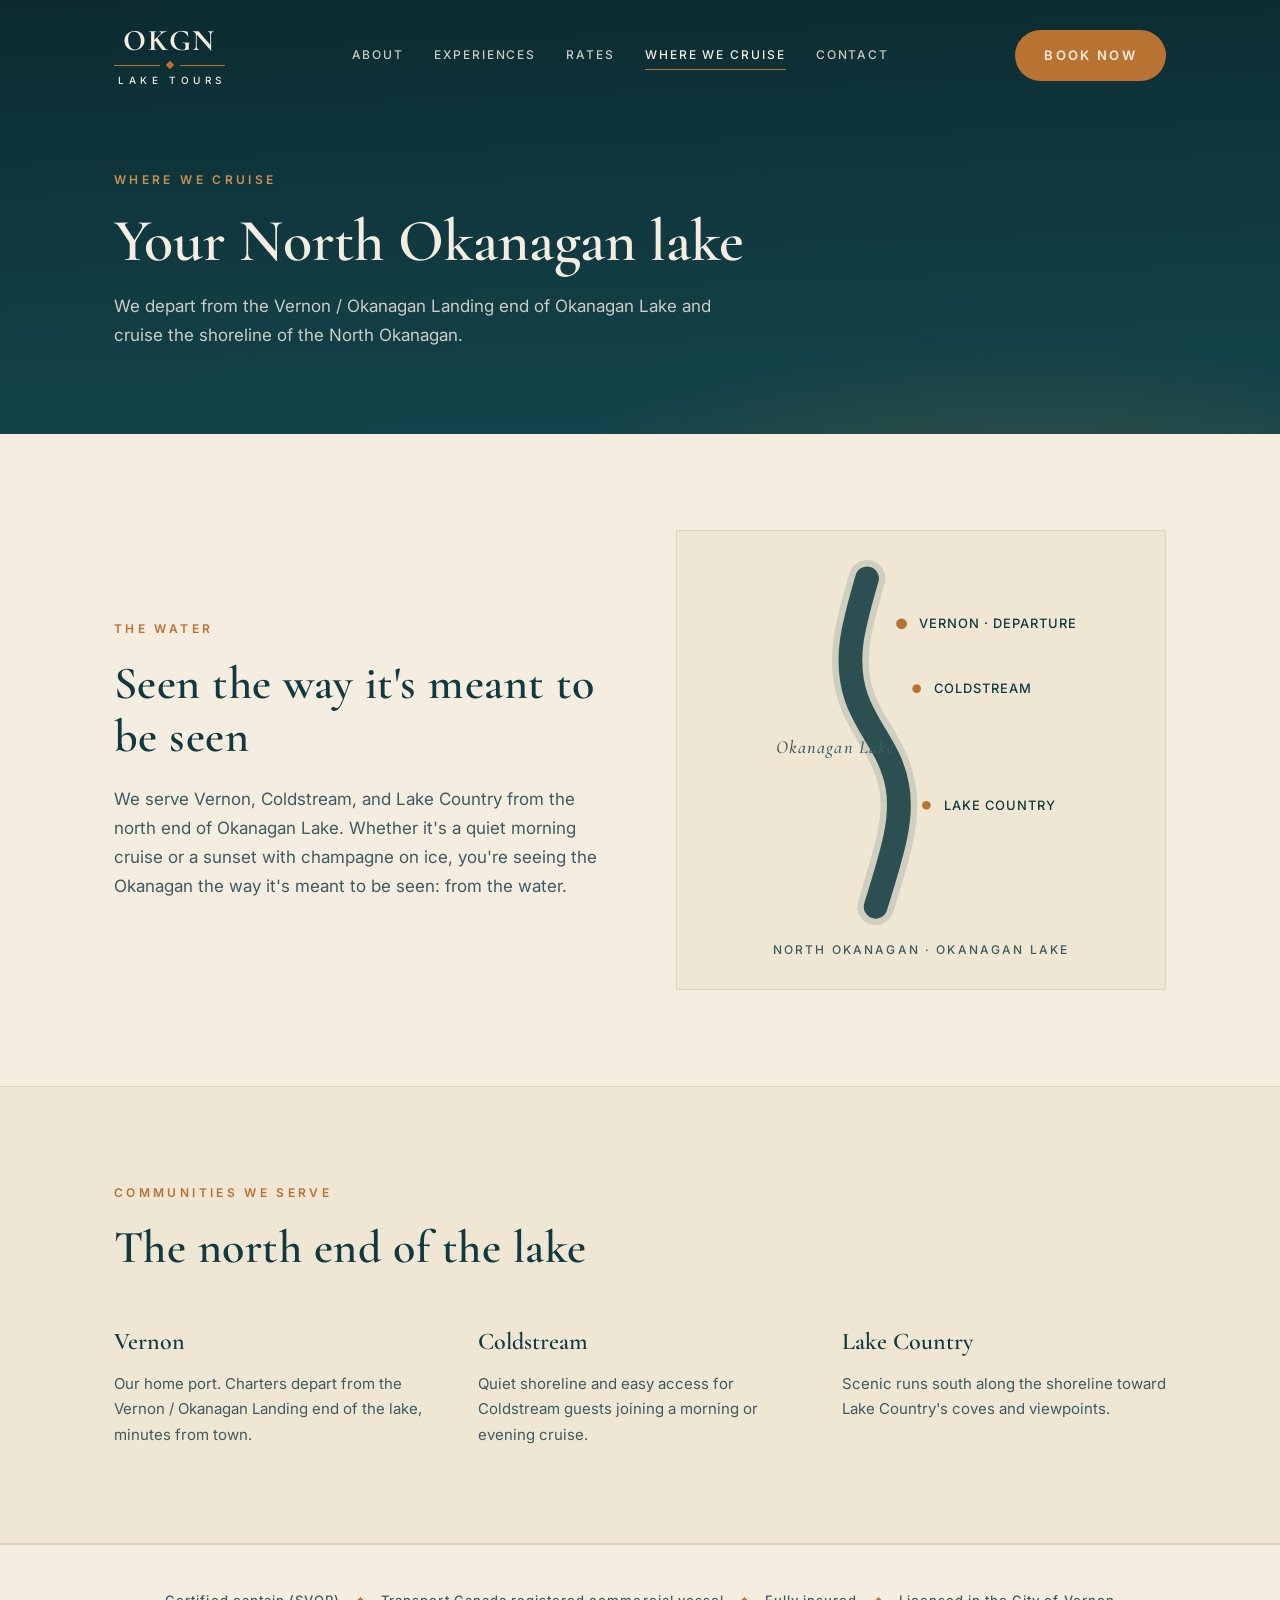
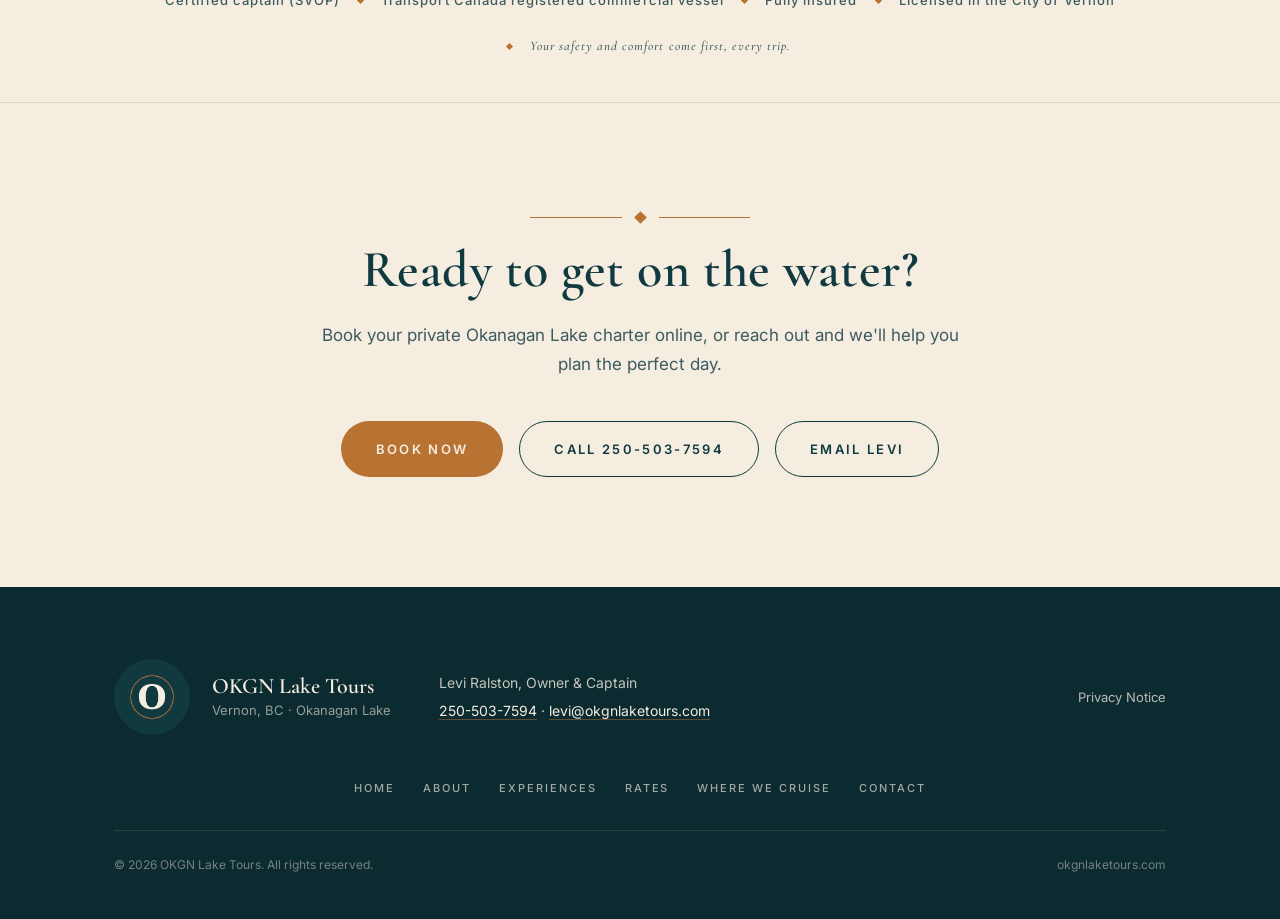
<file: where-we-cruise.html>
<!DOCTYPE html>
<html lang="en">
<head>
<meta charset="UTF-8">
<meta name="viewport" content="width=device-width, initial-scale=1.0">
<title>Where We Cruise — OKGN Lake Tours · North Okanagan</title>
<meta name="description" content="Departing from Vernon / Okanagan Landing and cruising the North Okanagan shoreline — serving Vernon, Coldstream, and Lake Country.">
<link rel="preconnect" href="https://fonts.googleapis.com">
<link rel="preconnect" href="https://fonts.gstatic.com" crossorigin>
<link href="https://fonts.googleapis.com/css2?family=Cormorant+Garamond:ital,wght@0,400;0,500;0,600;0,700;1,500&amp;family=Inter:wght@300;400;500;600&amp;display=swap" rel="stylesheet">
<link rel="icon" type="image/png" href="favicon.png">
<link rel="apple-touch-icon" href="apple-touch-icon.png">
<meta name="theme-color" content="#103A40">
<!-- DESIGNER NOTE: og:url / og:image use the production domain — confirm paths at launch -->
<meta property="og:type" content="website">
<meta property="og:site_name" content="OKGN Lake Tours">
<meta property="og:title" content="Where We Cruise">
<meta property="og:description" content="Departing from Vernon / Okanagan Landing and cruising the North Okanagan shoreline — serving Vernon, Coldstream, and Lake Country.">
<meta property="og:url" content="https://okgnlaketours.com/where-we-cruise.html">
<meta property="og:image" content="https://okgnlaketours.com/og-image.jpg">
<meta property="og:image:width" content="1200">
<meta property="og:image:height" content="630">
<meta name="twitter:card" content="summary_large_image">
<link rel="stylesheet" href="styles.css">
</head>
<body>
<a class="skip" href="#main">Skip to content</a>
<header id="site-header">
  <div class="wrap nav">
    <a class="wordmark" href="index.html" aria-label="OKGN Lake Tours — home">
      <span class="wm-top">OKGN</span>
      <span class="wm-rule"><span class="dia"></span></span>
      <span class="wm-sub">LAKE&nbsp;TOURS</span>
    </a>
    <nav class="nav-links" aria-label="Main navigation">
      <a href="about.html">About</a>
      <a href="experiences.html">Experiences</a>
      <a href="rates.html">Rates</a>
      <a href="where-we-cruise.html" aria-current="page">Where We Cruise</a>
      <a href="contact.html">Contact</a>
    </nav>
    <div>
      <a class="btn btn-copper" href="contact.html">Book Now</a>
    </div>
    <button class="nav-toggle" aria-expanded="false" aria-controls="mobile-menu" aria-label="Open menu">
      <span></span><span></span><span></span>
    </button>
  </div>
</header>
<nav class="mobile-menu" id="mobile-menu" aria-label="Mobile navigation">
    <a href="index.html">Home</a>
    <a href="about.html">About</a>
    <a href="experiences.html">Experiences</a>
    <a href="rates.html">Rates</a>
    <a href="where-we-cruise.html" aria-current="page">Where We Cruise</a>
    <a href="contact.html">Contact</a>
    <a class="btn btn-copper" href="contact.html">Book Now</a>
</nav>
<main id="main">
<section class="page-hero">
  <div class="wrap">
    <div class="eyebrow">Where We Cruise</div>
    <h1>Your North Okanagan lake</h1>
    <p class="lede">We depart from the Vernon / Okanagan Landing end of Okanagan Lake and cruise the shoreline of the North Okanagan.</p>
  </div>
</section>

<section class="where">
  <div class="wrap">
    <div>
      <div class="eyebrow">The Water</div>
      <h2>Seen the way it's meant to be seen</h2>
      <p class="lede">We serve Vernon, Coldstream, and Lake Country from the north end of Okanagan Lake. Whether it's a quiet morning cruise or a sunset with champagne on ice, you're seeing the Okanagan the way it's meant to be seen: from the water.</p>
    </div>
    <div class="lakemap" aria-label="Simple map of the north end of Okanagan Lake">
      <svg viewBox="0 0 400 340" role="img" aria-hidden="true">
        <path d="M150 18 C138 60 128 92 140 128 C150 158 172 176 178 210 C184 242 172 276 158 322"
              fill="none" stroke="#103A40" stroke-width="34" stroke-linecap="round" opacity=".14"/>
        <path d="M150 18 C138 60 128 92 140 128 C150 158 172 176 178 210 C184 242 172 276 158 322"
              fill="none" stroke="#103A40" stroke-width="22" stroke-linecap="round" opacity=".85"/>
        <g font-family="Inter, sans-serif" font-size="12" fill="#103A40" font-weight="500" letter-spacing=".08em">
          <circle cx="182" cy="60" r="5" fill="#B87333"/>
          <text x="198" y="64">VERNON · DEPARTURE</text>
          <circle cx="196" cy="120" r="4" fill="#B87333"/>
          <text x="212" y="124">COLDSTREAM</text>
          <circle cx="205" cy="228" r="4" fill="#B87333"/>
          <text x="221" y="232">LAKE COUNTRY</text>
          <text x="66" y="180" fill="#3E5B60" font-style="italic" font-family="Cormorant Garamond, serif" font-size="17">Okanagan Lake</text>
        </g>
      </svg>
      <div class="map-cap">North Okanagan · Okanagan Lake</div>
    </div>

  </div>
</section>

<section class="why">
  <div class="wrap">
    <div class="eyebrow">Communities We Serve</div>
    <h2>The north end of the lake</h2>
    <div class="areas" style="margin-top:48px">
      <div class="area">
        <h3>Vernon</h3>
        <p>Our home port. Charters depart from the Vernon / Okanagan Landing end of the lake, minutes from town.</p>
      </div>
      <div class="area">
        <h3>Coldstream</h3>
        <p>Quiet shoreline and easy access for Coldstream guests joining a morning or evening cruise.</p>
      </div>
      <div class="area">
        <h3>Lake Country</h3>
        <p>Scenic runs south along the shoreline toward Lake Country's coves and viewpoints.</p>
      </div>
    </div>
  </div>
</section>
<div class="trust">
  <div class="wrap">
    <ul>
      <li>Certified captain (SVOP)</li>
      <li>Transport Canada registered commercial vessel</li>
      <li>Fully insured</li>
      <li>Licensed in the City of Vernon</li>
      <li class="trust-line">Your safety and comfort come first, every trip.</li>
    </ul>
  </div>
</div>
<section class="cta">
  <div class="wrap">
    <div class="divider"><span class="dia"></span></div>
    <h2>Ready to get on the water?</h2>
    <p class="lede">Book your private Okanagan Lake charter online, or reach out and we'll help you plan the perfect day.</p>
    <div class="cta-btns">
      <a class="btn btn-copper" href="contact.html">Book Now</a>
      <a class="btn btn-outline-teal" href="tel:+12505037594">Call 250-503-7594</a>
      <a class="btn btn-outline-teal" href="mailto:levi@okgnlaketours.com">Email Levi</a>
    </div>
  </div>
</section>
</main>
<footer>
  <div class="wrap">
    <div class="foot">
      <div class="foot-brand">
        <img src="submark_teal.jpg" alt="OKGN Lake Tours O sub-mark" width="76" height="76">
        <div>
          <div class="fb-name">OKGN Lake Tours</div>
          <div class="fb-loc">Vernon, BC · Okanagan Lake</div>
        </div>
      </div>
      <div class="foot-mid">
        Levi Ralston, Owner &amp; Captain<br>
        <a href="tel:+12505037594">250-503-7594</a> · <a href="mailto:levi@okgnlaketours.com">levi@okgnlaketours.com</a>
      </div>
      <div class="foot-right">
        <!-- DESIGNER NOTE: social links hidden until the accounts exist — restore when ready:
        <div class="foot-social"><a href="INSTAGRAM_URL">Instagram</a> · <a href="FACEBOOK_URL">Facebook</a></div> -->
        <a href="privacy.html">Privacy Notice</a>
      </div>
    </div>
    <div class="foot-nav">
      <a href="index.html">Home</a>
      <a href="about.html">About</a>
      <a href="experiences.html">Experiences</a>
      <a href="rates.html">Rates</a>
      <a href="where-we-cruise.html">Where We Cruise</a>
      <a href="contact.html">Contact</a>
    </div>
    <div class="foot-base">
      <span>© 2026 OKGN Lake Tours. All rights reserved.</span>
      <span>okgnlaketours.com</span>
    </div>
  </div>
</footer>

<script>
(function(){
  var header=document.getElementById('site-header'),
      toggle=document.querySelector('.nav-toggle'),
      menu=document.getElementById('mobile-menu');
  function onScroll(){header.classList.toggle('scrolled',window.scrollY>40);}
  window.addEventListener('scroll',onScroll,{passive:true});
  onScroll();
  toggle.addEventListener('click',function(){
    var open=menu.classList.toggle('open');
    toggle.setAttribute('aria-expanded',open);
    toggle.setAttribute('aria-label',open?'Close menu':'Open menu');
    document.body.classList.toggle('menu-open',open);
  });
  menu.addEventListener('click',function(e){
    if(e.target.tagName==='A'){
      menu.classList.remove('open');
      toggle.setAttribute('aria-expanded','false');
      document.body.classList.remove('menu-open');
    }
  });
  document.addEventListener('keydown',function(e){
    if(e.key==='Escape'&&menu.classList.contains('open')) toggle.click();
  });
})();
</script>
</body>
</html>
</file>
<file: styles.css>
/* ============================================================
   OKGN LAKE TOURS — shared styles
   Palette: Teal #103A40 · Cream #F4EDE0 · Copper #B87333
   Type: Cormorant Garamond (display) · Inter (body)
   ============================================================ */
:root{
  --teal:#103A40;
  --copper-text:#B87333;      /* per brand sheet — original copper for text accents */
  --copper-on-teal:#C98F55;   /* per brand sheet — soft copper on teal */
  --teal-deep:#0B2B30;
  --teal-soft:#3E5B60;
  --cream:#F4EDE0;
  --cream-card:#EFE6D4;
  --cream-line:#DFD3BD;
  --copper:#B87333;
  --copper-soft:#C98F55;
  --display:'Cormorant Garamond', Georgia, serif;
  --body:'Inter', -apple-system, sans-serif;
}
*{margin:0;padding:0;box-sizing:border-box}
html{scroll-behavior:smooth}
@media (prefers-reduced-motion:reduce){
  html{scroll-behavior:auto}
  *,*::before,*::after{animation:none!important;transition:none!important}
}
body{
  font-family:var(--body);
  background:var(--cream);
  color:var(--teal);
  line-height:1.7;
  font-size:16px;
  font-weight:400;
  -webkit-font-smoothing:antialiased;
}
img{max-width:100%;display:block}
a{color:inherit}

/* ---------- shared bits ---------- */
.wrap{max-width:1100px;margin:0 auto;padding:0 24px}
.eyebrow{
  font-family:var(--body);
  font-size:12px;
  font-weight:600;
  letter-spacing:.28em;
  text-transform:uppercase;
  color:var(--copper-text);
  margin-bottom:18px;
}
h2{
  font-family:var(--display);
  font-weight:600;
  font-size:clamp(32px,4.5vw,46px);
  line-height:1.15;
  letter-spacing:.01em;
  margin-bottom:22px;
}
.lede{max-width:640px;color:var(--teal-soft);font-size:17px}
section{padding:96px 0}

/* copper rule + diamond — the divider from the wordmark */
.divider{
  display:flex;align-items:center;justify-content:center;gap:14px;
  margin:0 auto 18px;max-width:220px;
}
.divider::before,.divider::after{
  content:"";flex:1;height:1px;background:var(--copper);
}
.divider .dia{
  width:9px;height:9px;background:var(--copper);
  transform:rotate(45deg);flex:none;
}

/* buttons */
.btn{
  display:inline-block;
  font-family:var(--body);
  font-size:13px;font-weight:600;
  letter-spacing:.18em;text-transform:uppercase;
  text-decoration:none;
  padding:16px 34px;
  border:1px solid transparent;
  border-radius:999px;
  transition:background .25s,color .25s,border-color .25s;
  cursor:pointer;
}
.btn-copper{background:var(--copper-text);color:var(--cream)}
.btn-copper:hover{background:#a5642a}
.btn-outline-cream{border-color:rgba(244,237,224,.55);color:var(--cream)}
.btn-outline-cream:hover{border-color:var(--cream);background:rgba(244,237,224,.08)}
.btn-outline-teal{border-color:var(--teal);color:var(--teal)}
.btn-outline-teal:hover{background:var(--teal);color:var(--cream)}
.btn:focus-visible{outline:2px solid var(--copper);outline-offset:3px;border-radius:999px}
a:focus-visible{outline:2px solid var(--copper);outline-offset:3px}

/* ---------- header ---------- */
header{
  position:absolute;top:0;left:0;right:0;z-index:10;
  padding:26px 0;
}
.nav{
  display:flex;align-items:center;justify-content:space-between;gap:24px;
}
.wordmark{
  text-decoration:none;color:var(--cream);
  display:flex;flex-direction:column;align-items:center;line-height:1;flex:none;
}
.wordmark .wm-top{
  font-family:var(--display);font-weight:700;
  font-size:30px;letter-spacing:.06em;
}
.wordmark .wm-rule{
  display:flex;align-items:center;gap:7px;width:100%;
  margin:6px 0 7px;
}
.wordmark .wm-rule::before,.wordmark .wm-rule::after{
  content:"";flex:1;height:1px;background:var(--copper);
}
.wordmark .wm-rule .dia{
  width:6px;height:6px;background:var(--copper);transform:rotate(45deg);flex:none;
}
.wordmark .wm-sub{
  font-family:var(--body);font-weight:500;
  font-size:10px;letter-spacing:.44em;text-indent:.44em;
}
.nav-links{
  display:flex;gap:30px;align-items:center;flex:1;justify-content:center;
}
.nav-links a{
  color:var(--cream);text-decoration:none;
  font-size:12px;font-weight:500;letter-spacing:.16em;text-transform:uppercase;
  opacity:.82;padding:4px 0;border-bottom:1px solid transparent;
  transition:opacity .2s,border-color .2s;
  white-space:nowrap;
}
.nav-links a:hover{opacity:1}
.nav-links a[aria-current="page"]{
  opacity:1;border-bottom-color:var(--copper);
}
.nav .btn{padding:13px 28px;flex:none}

/* ---------- landing hero ---------- */
/* DESIGNER NOTE: replace the layered gradient with the real golden-hour
   lake photo, e.g. background:url('hero.jpg') center/cover; keep a teal
   overlay for text legibility. */
.hero{
  position:relative;
  min-height:92vh;
  display:flex;align-items:center;
  background:#0B2B30 url('okgn-charter-hero.jpg') center 38% / cover no-repeat;
  color:var(--cream);
  overflow:hidden;
  padding:150px 0 120px;
}
/* teal scrim keeps the headline legible over the photo without dulling the boat */
.hero::before{
  content:"";position:absolute;inset:0;
  background:
    linear-gradient(100deg, rgba(11,43,48,.88) 0%, rgba(11,43,48,.72) 34%, rgba(16,58,64,.34) 60%, rgba(16,58,64,.14) 100%),
    linear-gradient(180deg, rgba(11,43,48,.55) 0%, transparent 32%, transparent 62%, rgba(11,43,48,.5) 100%);
  pointer-events:none;
}
@media (max-width:760px){
  /* on narrow screens the copy needs a heavier, more even scrim */
  .hero{background-position:62% 40%;}
  .hero::before{
    background:linear-gradient(180deg, rgba(11,43,48,.86) 0%, rgba(11,43,48,.7) 45%, rgba(11,43,48,.82) 100%);
  }
}
.hero-inner{position:relative;max-width:760px}
.hero .eyebrow{color:var(--copper-on-teal)}
.hero h1{
  font-family:var(--display);
  font-weight:600;
  font-size:clamp(44px,7vw,76px);
  line-height:1.06;
  letter-spacing:.005em;
  margin-bottom:26px;
}
.hero p{
  font-size:18px;font-weight:300;
  color:rgba(244,237,224,.85);
  max-width:560px;
  margin-bottom:40px;
}
.hero-cta{display:flex;gap:16px;flex-wrap:wrap}

/* ---------- sub-page hero band ---------- */
.page-hero{
  position:relative;
  background:
    radial-gradient(900px 380px at 80% 130%, rgba(184,115,51,.28), transparent 60%),
    linear-gradient(178deg, #0B2B30 0%, #103A40 55%, #14454C 100%);
  color:var(--cream);
  padding:170px 0 84px;
  overflow:hidden;
}
.page-hero .eyebrow{color:var(--copper-on-teal)}
.page-hero h1{
  font-family:var(--display);font-weight:600;
  font-size:clamp(38px,5.5vw,60px);
  line-height:1.1;margin-bottom:18px;
}
.page-hero .lede{color:rgba(244,237,224,.82)}

/* ---------- intro ---------- */
.intro{text-align:center}
.intro .lede{margin:0 auto;font-size:18px}
.intro h2{max-width:560px;margin-left:auto;margin-right:auto}

/* ---------- why ---------- */
.why{background:var(--cream-card);border-top:1px solid var(--cream-line);border-bottom:1px solid var(--cream-line)}
.grid-4{
  display:grid;grid-template-columns:repeat(4,1fr);gap:40px;margin-top:56px;
}
.feat .ico{
  width:44px;height:44px;margin-bottom:20px;color:var(--copper);
}
.feat h3{
  font-family:var(--display);font-weight:600;
  font-size:23px;margin-bottom:10px;
}
.feat p{font-size:15px;color:var(--teal-soft)}

/* ---------- experiences (landing list) ---------- */
.exp-list{margin-top:48px;border-top:1px solid var(--cream-line)}
.exp{
  display:grid;grid-template-columns:64px 1fr auto;gap:28px;align-items:center;
  padding:30px 6px;border-bottom:1px solid var(--cream-line);
  text-decoration:none;
  transition:background .2s;
}
.exp:hover{background:var(--cream-card)}
.exp .exp-o{
  width:46px;height:46px;border:1px solid var(--copper);border-radius:50%;
  display:flex;align-items:center;justify-content:center;
  font-family:var(--display);font-weight:700;font-size:20px;color:var(--teal);
}
.exp h3{font-family:var(--display);font-weight:600;font-size:26px;line-height:1.2}
.exp p{color:var(--teal-soft);font-size:15px;margin-top:4px;max-width:560px}
.exp .exp-go{
  font-size:12px;font-weight:600;letter-spacing:.2em;text-transform:uppercase;
  color:var(--copper-text);white-space:nowrap;
}

/* ---------- experiences (detail page) ---------- */
.exp-detail{
  display:grid;grid-template-columns:1fr 1fr;gap:0;
  border:1px solid var(--cream-line);background:var(--cream-card);
  margin-top:0;
}
.exp-detail + .exp-detail{margin-top:40px}
.exp-detail .ed-media{
  min-height:300px;
  background:
    radial-gradient(500px 260px at 70% 120%, rgba(184,115,51,.3), transparent 60%),
    linear-gradient(170deg,#103A40,#1C555C);
  display:flex;align-items:center;justify-content:center;
}
/* DESIGNER NOTE: each .ed-media panel is a placeholder for a real photo of
   that experience — swap for <img> or a background photo when available. */
.exp-detail .ed-media .exp-o{
  width:72px;height:72px;border:1px solid var(--copper);border-radius:50%;
  display:flex;align-items:center;justify-content:center;
  font-family:var(--display);font-weight:700;font-size:32px;color:var(--cream);
}
.exp-detail .ed-body{padding:52px 48px;display:flex;flex-direction:column;justify-content:center}
.exp-detail h2{font-size:clamp(28px,3.5vw,38px);margin-bottom:14px}
.exp-detail p{color:var(--teal-soft);font-size:16px;margin-bottom:12px}
.exp-detail .ed-good{
  font-size:13px;letter-spacing:.06em;color:var(--teal);
  margin:10px 0 26px;
}
.exp-detail .ed-good strong{
  font-size:11px;font-weight:600;letter-spacing:.22em;text-transform:uppercase;
  color:var(--copper-text);display:block;margin-bottom:6px;
}
.exp-detail .ed-cta{display:flex;gap:14px;flex-wrap:wrap}
.exp-detail.flip .ed-media{order:2}

/* ---------- pricing ---------- */
.pricing{background:var(--teal);color:var(--cream)}
.pricing .eyebrow{color:var(--copper-on-teal)}
.pricing .lede{color:rgba(244,237,224,.75)}
.rates{
  width:100%;max-width:640px;margin:48px auto 0;
  border-collapse:collapse;
}
.rates th,.rates td{
  padding:20px 12px;text-align:left;
  border-bottom:1px solid rgba(244,237,224,.16);
}
.rates th{
  font-size:12px;font-weight:600;letter-spacing:.24em;text-transform:uppercase;
  color:var(--copper-on-teal);
}
.rates td:last-child,.rates th:last-child{text-align:right}
.rates td{font-size:17px}
.rates .rate{
  font-family:var(--display);font-weight:600;font-size:26px;
}
.rates .pop{
  display:inline-block;margin-left:10px;
  font-size:10px;font-weight:600;letter-spacing:.18em;text-transform:uppercase;
  color:var(--copper-on-teal);border:1px solid var(--copper);
  padding:3px 9px;border-radius:99px;vertical-align:middle;
}
.includes{
  max-width:640px;margin:28px auto 0;text-align:center;
  font-size:14px;color:rgba(244,237,224,.75);
}
.includes strong{color:var(--cream);font-weight:500}
.community{
  max-width:640px;margin:14px auto 0;text-align:center;
  font-size:14px;font-style:italic;color:rgba(244,237,224,.6);
}
.pricing-cta{text-align:center;margin-top:40px}
.pricing-head{text-align:center}
.pricing-head .lede{margin:0 auto}
.gst{font-size:13px;color:rgba(244,237,224,.55)}

/* rates page FAQ-ish notes */
.rate-notes{
  display:grid;grid-template-columns:repeat(3,1fr);gap:40px;margin-top:56px;
}
.rate-note h3{
  font-family:var(--display);font-weight:600;font-size:22px;margin-bottom:8px;
}
.rate-note p{font-size:15px;color:var(--teal-soft)}
@media (max-width:860px){.rate-notes{grid-template-columns:1fr}}

/* ---------- where ---------- */
.where .wrap{
  display:grid;grid-template-columns:1fr 1fr;gap:72px;align-items:center;
}
.lakemap{
  background:var(--cream-card);border:1px solid var(--cream-line);
  padding:28px;
}
.lakemap svg{width:100%;height:auto;display:block}
.map-cap{
  margin-top:14px;text-align:center;
  font-size:12px;letter-spacing:.18em;text-transform:uppercase;
  color:var(--teal-soft);font-weight:500;
}
.areas{
  display:grid;grid-template-columns:repeat(3,1fr);gap:40px;margin-top:0;
}
.area h3{font-family:var(--display);font-weight:600;font-size:24px;margin-bottom:8px}
.area p{font-size:15px;color:var(--teal-soft)}
@media (max-width:860px){.areas{grid-template-columns:1fr}}

/* ---------- trust ---------- */
.trust{
  padding:44px 0;
  border-top:1px solid var(--cream-line);
  border-bottom:1px solid var(--cream-line);
  background:var(--cream);
}
.trust ul{
  list-style:none;margin:0;padding:0;
  display:flex;flex-wrap:wrap;justify-content:center;gap:14px 0;
  text-align:center;
}
.trust li{
  font-size:13px;font-weight:500;letter-spacing:.08em;
  color:var(--teal-soft);
  display:flex;align-items:center;
}
.trust li+li::before{
  content:"";width:5px;height:5px;background:var(--copper);
  transform:rotate(45deg);margin:0 18px;flex:none;
}
.trust-line{width:100%;margin-top:10px;list-style:none;font-style:italic;font-family:var(--display);font-size:17px;color:var(--teal);justify-content:center}

/* ---------- cta ---------- */
.cta{background:var(--cream);text-align:center;padding:110px 0}
.cta h2{font-size:clamp(36px,5vw,52px)}
.cta .lede{margin:0 auto 42px}
.cta-btns{display:flex;gap:16px;justify-content:center;flex-wrap:wrap}

/* contact page cards */
.contact-cards{
  display:grid;grid-template-columns:repeat(3,1fr);gap:32px;margin-top:56px;
}
.ccard{
  background:var(--cream-card);border:1px solid var(--cream-line);
  padding:44px 36px;text-align:center;
}
.ccard .ico{width:40px;height:40px;margin:0 auto 18px;color:var(--copper)}
.ccard h3{font-family:var(--display);font-weight:600;font-size:24px;margin-bottom:8px}
.ccard p{font-size:14px;color:var(--teal-soft);margin-bottom:22px}
@media (max-width:860px){.contact-cards{grid-template-columns:1fr}}

/* ---------- footer ---------- */
footer{
  background:var(--teal-deep);color:rgba(244,237,224,.8);
  padding:72px 0 44px;
}
.foot{
  display:grid;grid-template-columns:auto 1fr auto;gap:48px;align-items:center;
}
.foot-brand{display:flex;align-items:center;gap:22px}
.foot-brand img{width:76px;height:76px;border-radius:50%}
.foot-brand .fb-name{
  font-family:var(--display);font-weight:600;font-size:22px;color:var(--cream);line-height:1.2;
}
.foot-brand .fb-loc{font-size:13px;color:rgba(244,237,224,.6)}
.foot-mid{font-size:14px;line-height:2}
.foot-mid a{color:var(--cream);text-decoration:none;border-bottom:1px solid rgba(184,115,51,.5)}
.foot-mid a:hover{border-bottom-color:var(--copper)}
.foot-right{text-align:right;font-size:13px;line-height:2.2}
.foot-right a{color:rgba(244,237,224,.75);text-decoration:none}
.foot-right a:hover{color:var(--cream)}
.foot-social{letter-spacing:.14em;text-transform:uppercase;font-size:11px;font-weight:600}
.foot-nav{
  margin-top:44px;display:flex;justify-content:center;gap:28px;flex-wrap:wrap;
}
.foot-nav a{
  color:rgba(244,237,224,.65);text-decoration:none;
  font-size:11px;font-weight:500;letter-spacing:.18em;text-transform:uppercase;
}
.foot-nav a:hover{color:var(--cream)}
.foot-base{
  margin-top:32px;padding-top:24px;
  border-top:1px solid rgba(244,237,224,.12);
  display:flex;justify-content:space-between;flex-wrap:wrap;gap:10px;
  font-size:12px;color:rgba(244,237,224,.45);
}

/* privacy page */
.legal{max-width:720px}
.legal h2{
  font-size:26px;margin:44px 0 12px;
  padding-top:22px;border-top:1px solid var(--cream-line);
}
.legal p{color:var(--teal-soft);margin-bottom:14px;font-size:15px}
.legal ul{margin:0 0 18px;padding-left:0;list-style:none}
.legal li{
  position:relative;padding-left:22px;margin-bottom:9px;
  color:var(--teal-soft);font-size:15px;line-height:1.65;
}
.legal li::before{
  content:"";position:absolute;left:2px;top:11px;
  width:6px;height:6px;background:var(--copper);transform:rotate(45deg);
}
.legal a{color:var(--teal);text-decoration:none;border-bottom:1px solid var(--copper)}
.legal a:hover{color:var(--copper)}
.legal-meta{
  font-size:14px;padding-bottom:22px;
  border-bottom:1px solid var(--cream-line);
}
.legal-meta strong{color:var(--teal);font-weight:600}

/* ---------- responsive ---------- */
@media (max-width:1020px){
  .nav-links{display:none}
}
@media (max-width:920px){
  .grid-4{grid-template-columns:repeat(2,1fr)}
  .where .wrap{grid-template-columns:1fr;gap:48px}
  .foot{grid-template-columns:1fr;text-align:center;gap:32px}
  .foot-brand{flex-direction:column;justify-content:center}
  .foot-right{text-align:center}
}
@media (max-width:860px){
  .exp-detail{grid-template-columns:1fr}
  .exp-detail.flip .ed-media{order:0}
}
@media (max-width:600px){
  section{padding:72px 0}
  .grid-4{grid-template-columns:1fr}
  .exp{grid-template-columns:1fr;gap:10px}
  .exp .exp-o{display:none}
  .nav-inquire{display:none}
  .hero{min-height:86vh}
  .page-hero{padding:150px 0 64px}
}
.nav-inquire{display:inline-block;margin-right:18px;color:var(--cream);
  font-size:13px;font-weight:500;letter-spacing:.14em;text-transform:uppercase;
  text-decoration:none;opacity:.85}
.nav-inquire:hover{opacity:1}

/* ============================================================
   MOBILE / STICKY NAV UPGRADE
   ============================================================ */
/* header is now fixed and gains a solid teal bar once scrolled */
header{
  position:fixed;
  transition:background .3s,padding .3s,box-shadow .3s;
}
header.scrolled{
  background:var(--teal-deep);
  padding:14px 0;
  box-shadow:0 2px 18px rgba(11,43,48,.35);
}
header.scrolled .wordmark .wm-top{font-size:24px}
header.scrolled .wordmark .wm-sub{font-size:9px}

/* hamburger */
.nav-toggle{
  display:none;
  background:none;border:0;cursor:pointer;
  width:44px;height:44px;
  flex-direction:column;align-items:center;justify-content:center;gap:6px;
  padding:0;
}
.nav-toggle span{
  display:block;width:24px;height:2px;background:var(--cream);
  transition:transform .25s,opacity .25s;
}
.nav-toggle[aria-expanded="true"] span:nth-child(1){transform:translateY(8px) rotate(45deg)}
.nav-toggle[aria-expanded="true"] span:nth-child(2){opacity:0}
.nav-toggle[aria-expanded="true"] span:nth-child(3){transform:translateY(-8px) rotate(-45deg)}
.nav-toggle:focus-visible{outline:2px solid var(--copper);outline-offset:3px}

/* mobile menu panel */
.mobile-menu{
  display:none;
  position:fixed;top:0;left:0;right:0;z-index:9;
  background:var(--teal-deep);
  padding:110px 24px 40px;
  box-shadow:0 8px 24px rgba(11,43,48,.4);
}
.mobile-menu.open{display:block}
.mobile-menu a{
  display:block;
  color:var(--cream);text-decoration:none;
  font-size:14px;font-weight:500;letter-spacing:.18em;text-transform:uppercase;
  padding:16px 4px;
  border-bottom:1px solid rgba(244,237,224,.12);
}
.mobile-menu a[aria-current="page"]{color:var(--copper-soft)}
.mobile-menu .btn{
  margin-top:24px;text-align:center;border-bottom:0;display:block;
  font-size:13px;font-weight:600;border-radius:999px;
}
body.menu-open{overflow:hidden}

@media (max-width:1020px){
  .nav-toggle{display:flex}
  .nav .btn{display:none} /* Book Now moves into the menu on mobile */
  header{background:var(--teal-deep);padding:14px 0} /* solid bar on mobile so the toggle always reads */
  header .wordmark .wm-top{font-size:24px}
  header .wordmark .wm-sub{font-size:9px}
}

/* skip to content */
.skip{
  position:absolute;left:-9999px;top:0;z-index:100;
  background:var(--copper-text);color:var(--cream);
  padding:12px 22px;border-radius:999px;font-size:13px;font-weight:600;
  letter-spacing:.14em;text-transform:uppercase;text-decoration:none;
}
.skip:focus{left:0}

/* distinct experience media icons */
.ed-media svg.ed-ico{width:96px;height:96px;color:var(--cream);opacity:.92}

/* ---------- about: captain ---------- */
.captain{padding:96px 0}
.captain .wrap{
  display:grid;grid-template-columns:minmax(0,1fr) minmax(0,1fr);
  gap:64px;align-items:center;
}
.captain-photo{
  margin:0;position:relative;
}
.captain-photo img{
  width:100%;height:auto;display:block;
  max-height:none;object-fit:contain;   /* whole image, never cropped */
  border:1px solid var(--cream-line);
}
/* copper rule offset behind the photo, echoing the wordmark divider */
.captain-photo::after{
  content:"";position:absolute;
  left:-14px;top:22px;bottom:22px;width:1px;
  background:var(--copper);
}
.captain-cta{margin-top:32px}
@media (max-width:860px){
  .captain .wrap{grid-template-columns:1fr;gap:36px}
  .captain-photo{max-width:420px;margin:0 auto}
  .captain-photo::after{display:none}
}

/* ---------- experiences: showcase photo ---------- */
.showcase{padding:72px 0 0}
.showcase-photo{margin:0}
.showcase-photo img{
  width:100%;height:auto;display:block;   /* whole image, never cropped */
  box-shadow:0 18px 44px rgba(11,43,48,.16);
}
.showcase-photo figcaption{
  display:flex;align-items:center;justify-content:center;gap:16px;
  margin-top:22px;
  font-size:12px;font-weight:500;letter-spacing:.16em;text-transform:uppercase;
  color:var(--teal-soft);
}
.showcase-photo figcaption::before,
.showcase-photo figcaption::after{
  content:"";height:1px;width:56px;background:var(--copper);flex:none;
}
@media (max-width:600px){
  .showcase{padding-top:48px}
  .showcase-photo img{box-shadow:0 10px 26px rgba(11,43,48,.14)}
  .showcase-photo figcaption{
    letter-spacing:.1em;font-size:11px;gap:10px;line-height:1.6;
  }
  .showcase-photo figcaption::before,
  .showcase-photo figcaption::after{width:20px}
}
</file>
